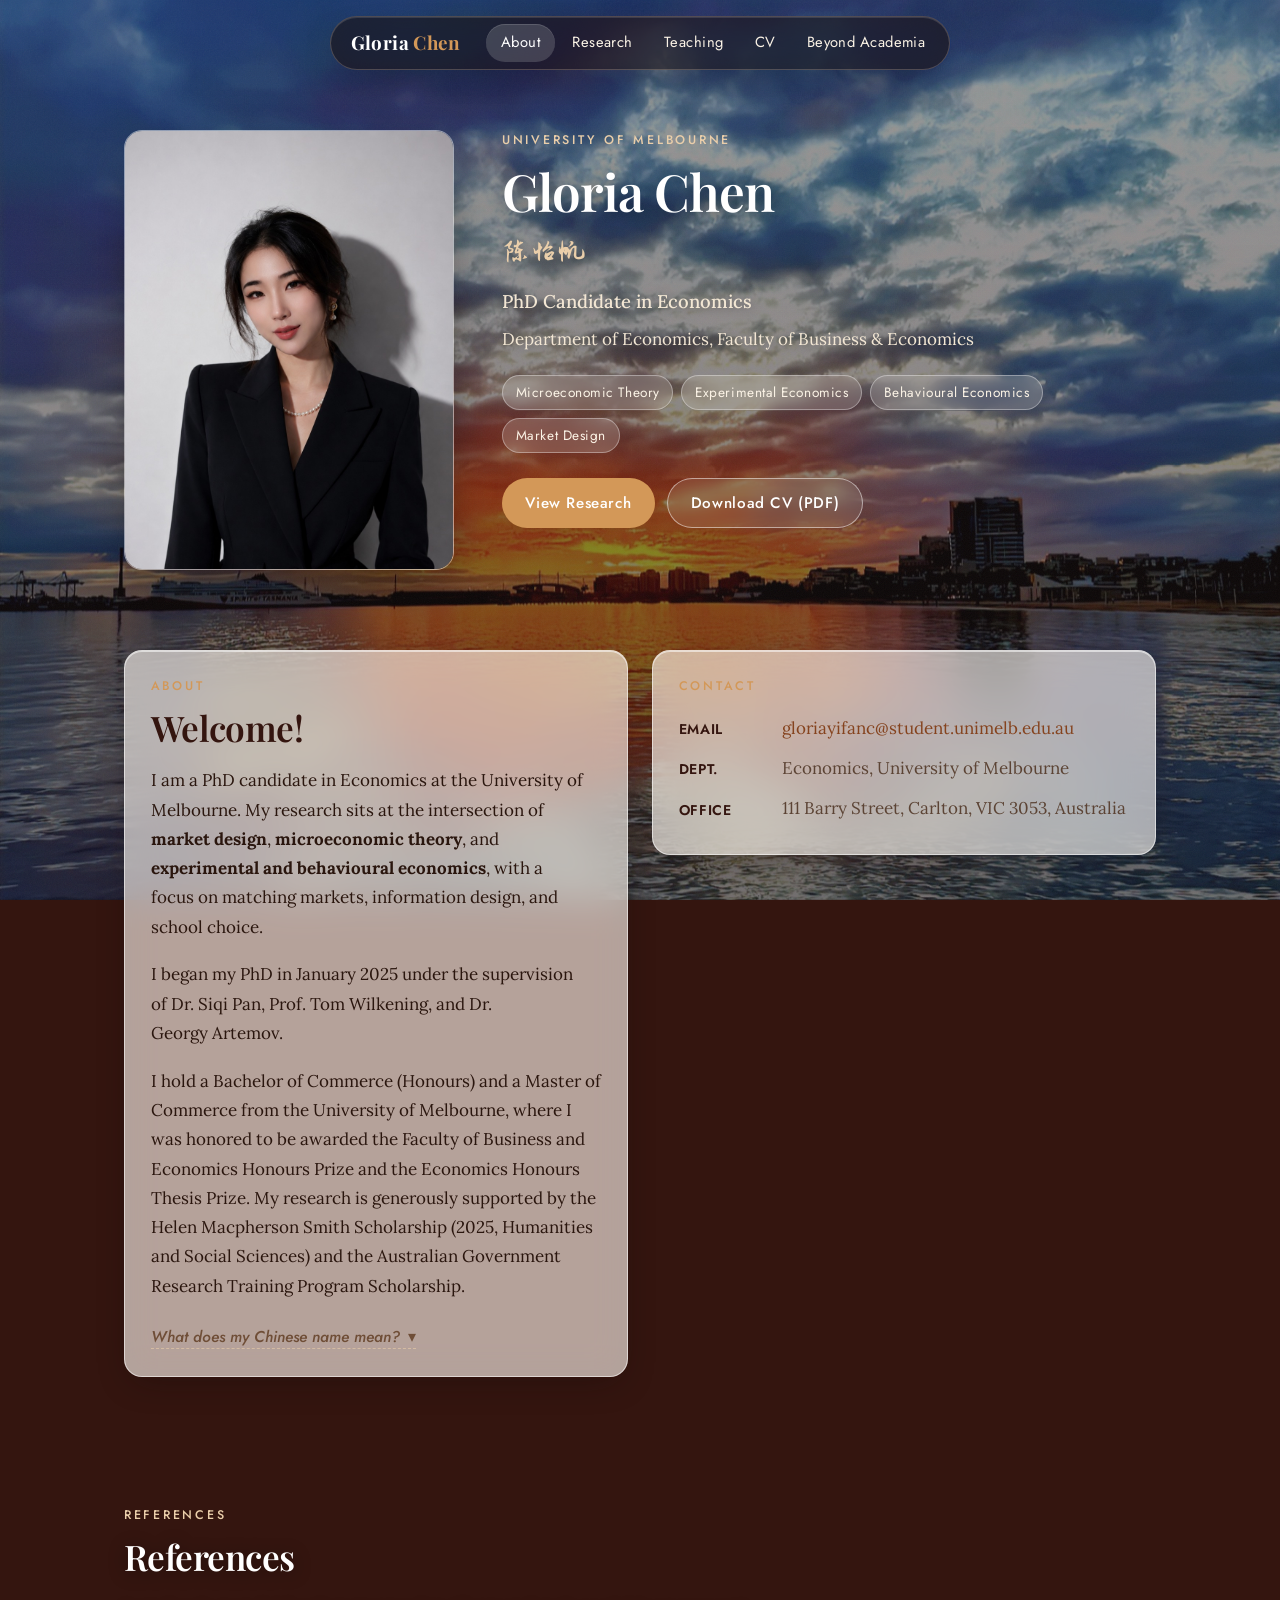
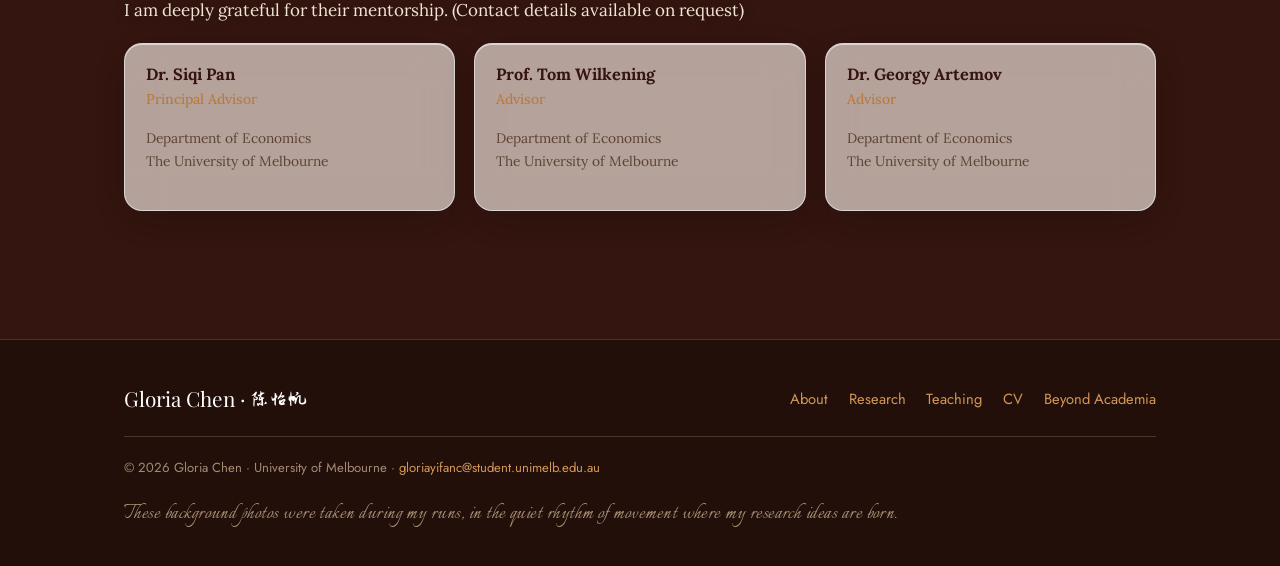
<file: index.html>
<!DOCTYPE html>
<html lang="en">
<head>
  <meta charset="UTF-8" />
  <meta name="viewport" content="width=device-width, initial-scale=1.0" />
  <title>Gloria Chen — Economics Ph.D Candidate</title>
  <meta name="description" content="Gloria Chen (陈怡帆) — PhD candidate in Economics at the University of Melbourne. Microeconomic theory, experimental and behavioural economics." />
  <link rel="canonical" href="https://gloyifanc.github.io/gloriachen/" />
  <meta property="og:type" content="website" />
  <meta property="og:title" content="Gloria Chen — Economics PhD Candidate" />
  <meta property="og:description" content="PhD candidate in Economics at the University of Melbourne. Market design, microeconomic theory, experimental and behavioural economics." />
  <meta property="og:url" content="https://gloyifanc.github.io/gloriachen/" />
  <meta property="og:image" content="https://gloyifanc.github.io/gloriachen/assets/profile.jpg" />
  <meta name="twitter:card" content="summary_large_image" />
  <link rel="icon" type="image/svg+xml" href="assets/icon.svg" />
  <link rel="icon" href="favicon.ico" sizes="any" />
  <link rel="icon" type="image/png" sizes="96x96" href="assets/favicon-96.png" />
  <link rel="icon" type="image/png" sizes="48x48" href="assets/favicon-48.png" />
  <link rel="apple-touch-icon" sizes="180x180" href="assets/apple-touch-icon.png" />
  <link rel="preconnect" href="https://fonts.googleapis.com" />
  <link rel="preconnect" href="https://fonts.gstatic.com" crossorigin />
  <link href="https://fonts.googleapis.com/css2?family=Playfair+Display:ital,wght@0,500;0,600;0,700;1,500;1,600&family=Lora:ital,wght@0,400;0,500;0,600;1,400;1,500&family=Jost:wght@300;400;500;600&family=Zhi+Mang+Xing&family=Italianno&display=swap" rel="stylesheet" />
  <link rel="stylesheet" href="styles.css" />
</head>
<body class="page-home">
  <a class="skip-link" href="#main">Skip to content</a>
  <!-- NAV -->
  <nav class="nav">
    <div class="nav__inner">
      <a class="nav__brand" href="index.html">Gloria <span>Chen</span></a>
      <button class="nav__toggle" aria-label="Toggle navigation"><span></span><span></span><span></span></button>
      <ul class="nav__links">
        <li><a class="active" href="index.html">About</a></li>
        <li><a href="research.html">Research</a></li>
        <li><a href="teaching.html">Teaching</a></li>
        <li><a href="cv.html">CV</a></li>
        <li><a href="fun.html">Beyond Academia</a></li>
      </ul>
    </div>
  </nav>

  <!-- HERO / ABOUT -->
  <header class="hero" id="main">
    <div class="container">
      <div class="hero__grid">
        <img class="hero__photo" src="assets/profile.jpg" alt="Gloria Chen" />
        <div class="reveal in">
          <p class="eyebrow">University of Melbourne</p>
          <h1 class="hero__name">Gloria Chen</h1>
          <p class="hero__zhname zh">陈怡帆</p>
          <p class="hero__role">PhD Candidate in Economics</p>
          <p class="hero__affil">Department of Economics, Faculty of Business &amp; Economics</p>
          <div class="tag-row">
            <span class="tag">Microeconomic Theory</span>
            <span class="tag">Experimental Economics</span>
            <span class="tag">Behavioural Economics</span>
            <span class="tag">Market Design</span>
          </div>
          <div class="btn-row">
            <a class="btn" href="research.html">View Research</a>
            <a class="btn btn--ghost" href="assets/Gloria_Chen_CV.pdf" target="_blank" rel="noopener">Download CV (PDF)</a>
          </div>
        </div>
      </div>
    </div>
  </header>

  <!-- BIO -->
  <section class="section">
    <div class="container">
      <div class="grid-2">
        <div class="reveal">
          <div class="card">
            <p class="eyebrow">About</p>
            <h2 style="color:var(--coffee); text-shadow:none;">Welcome!</h2>
            <p>
              I am a PhD candidate in Economics at the University of Melbourne. My research sits at the
              intersection of <strong>market design</strong>, <strong>microeconomic theory</strong>, and
              <strong>experimental and behavioural economics</strong>, with a focus on matching markets,
              information design, and school choice.
            </p>
            <p>
              I began my PhD in January 2025 under the supervision of
              Dr. Siqi Pan, Prof. Tom Wilkening, and Dr. Georgy Artemov.
            </p>
            <p>
              I hold a Bachelor of Commerce (Honours) and a Master of Commerce from the University of Melbourne, 
              where I was honored to be awarded the Faculty of Business and Economics Honours Prize and the Economics Honours Thesis Prize. 
              My research is generously supported by the Helen Macpherson Smith Scholarship (2025, Humanities and Social Sciences)
              and the Australian Government Research Training Program Scholarship.
            </p>

            <!-- Chinese name meaning -->
            <div class="name-meaning">
              <button class="name-meaning__trigger" type="button" aria-expanded="false" aria-controls="nameMeaning">
                What does my Chinese name mean? <span class="chev">▾</span>
              </button>
            </div>
          </div>
        </div>

        <div class="reveal">
          <div class="card">
            <p class="eyebrow">Contact</p>
            <ul class="contact-list">
              <li><span class="label">Email</span> <a href="mailto:gloriayifanc@student.unimelb.edu.au">gloriayifanc@student.unimelb.edu.au</a></li>
              <li><span class="label">Dept.</span> Economics, University of Melbourne</li>
              <li><span class="label">Office</span> 111 Barry Street, Carlton, VIC 3053, Australia</li>
            </ul>
          </div>

          <!-- Chinese name meaning panel (expands here, in the right column) -->
          <div class="name-meaning__panel glass" id="nameMeaning">
            <div class="name-meaning__inner">
              <p class="zh-body zh">人们常以为我的名字取自‘一帆风顺’，希冀平坦。但它该被解读为‘长风破浪会有时，直挂云帆济沧海’。“帆”，向着惊涛骇浪，在拥抱广阔的沧海</p>
              <p class="en-body">
                Most people hear my name, <em>Yifan</em>, and picture 一帆 — the single sail in the
                blessing 一帆风顺, a wish for fair winds and a smooth, effortless passage. But my sail should be
                read differently. It belongs to Li Bai's verse: <em>“There will come a time to ride the
                long winds and break the towering waves; I shall raise my cloud-white sail and cross the
                vast, open sea.”</em> It is not a prayer for calm, but an anthem for the journey.
              </p>
              <p class="zh-line zh">长风破浪会有时，直挂云帆济沧海</p>
              <p class="attrib zh">— 李白《行路难》</p>
            </div>
          </div>
        </div>
      </div>
    </div>
  </section>

  <!-- REFERENCES -->
  <section class="section">
    <div class="container">
      <p class="eyebrow">References</p>
      <h2>References</h2>
      <p class="lead">I am deeply grateful for their mentorship. (Contact details available on request)</p>
      <div class="ref-grid reveal">
        <div class="ref-card">
          <h4>Dr. Siqi Pan</h4>
          <p class="ref-role">Principal Advisor</p>
          <p class="ref-affil">Department of Economics<br />The University of Melbourne</p>
        </div>
        <div class="ref-card">
          <h4>Prof. Tom Wilkening</h4>
          <p class="ref-role">Advisor</p>
          <p class="ref-affil">Department of Economics<br />The University of Melbourne</p>
        </div>
        <div class="ref-card">
          <h4>Dr. Georgy Artemov</h4>
          <p class="ref-role">Advisor</p>
          <p class="ref-affil">Department of Economics<br />The University of Melbourne</p>
        </div>
      </div>
    </div>
  </section>

  <!-- FOOTER -->
  <footer class="footer">
    <div class="container">
      <div class="footer__inner">
        <span class="footer__name">Gloria Chen · 陈怡帆</span>
        <ul class="footer__links">
          <li><a href="index.html">About</a></li>
          <li><a href="research.html">Research</a></li>
          <li><a href="teaching.html">Teaching</a></li>
          <li><a href="cv.html">CV</a></li>
          <li><a href="fun.html">Beyond Academia</a></li>
        </ul>
      </div>
      <p class="footer__copy">© <span id="year">2026</span> Gloria Chen · University of Melbourne · <a href="mailto:gloriayifanc@student.unimelb.edu.au">gloriayifanc@student.unimelb.edu.au</a></p>
      <p class="footer__note">These background photos were taken during my runs, in the quiet rhythm of movement where my research ideas are born.</p>
    </div>
  </footer>

  <script src="script.js"></script>
</body>
</html>
</file>
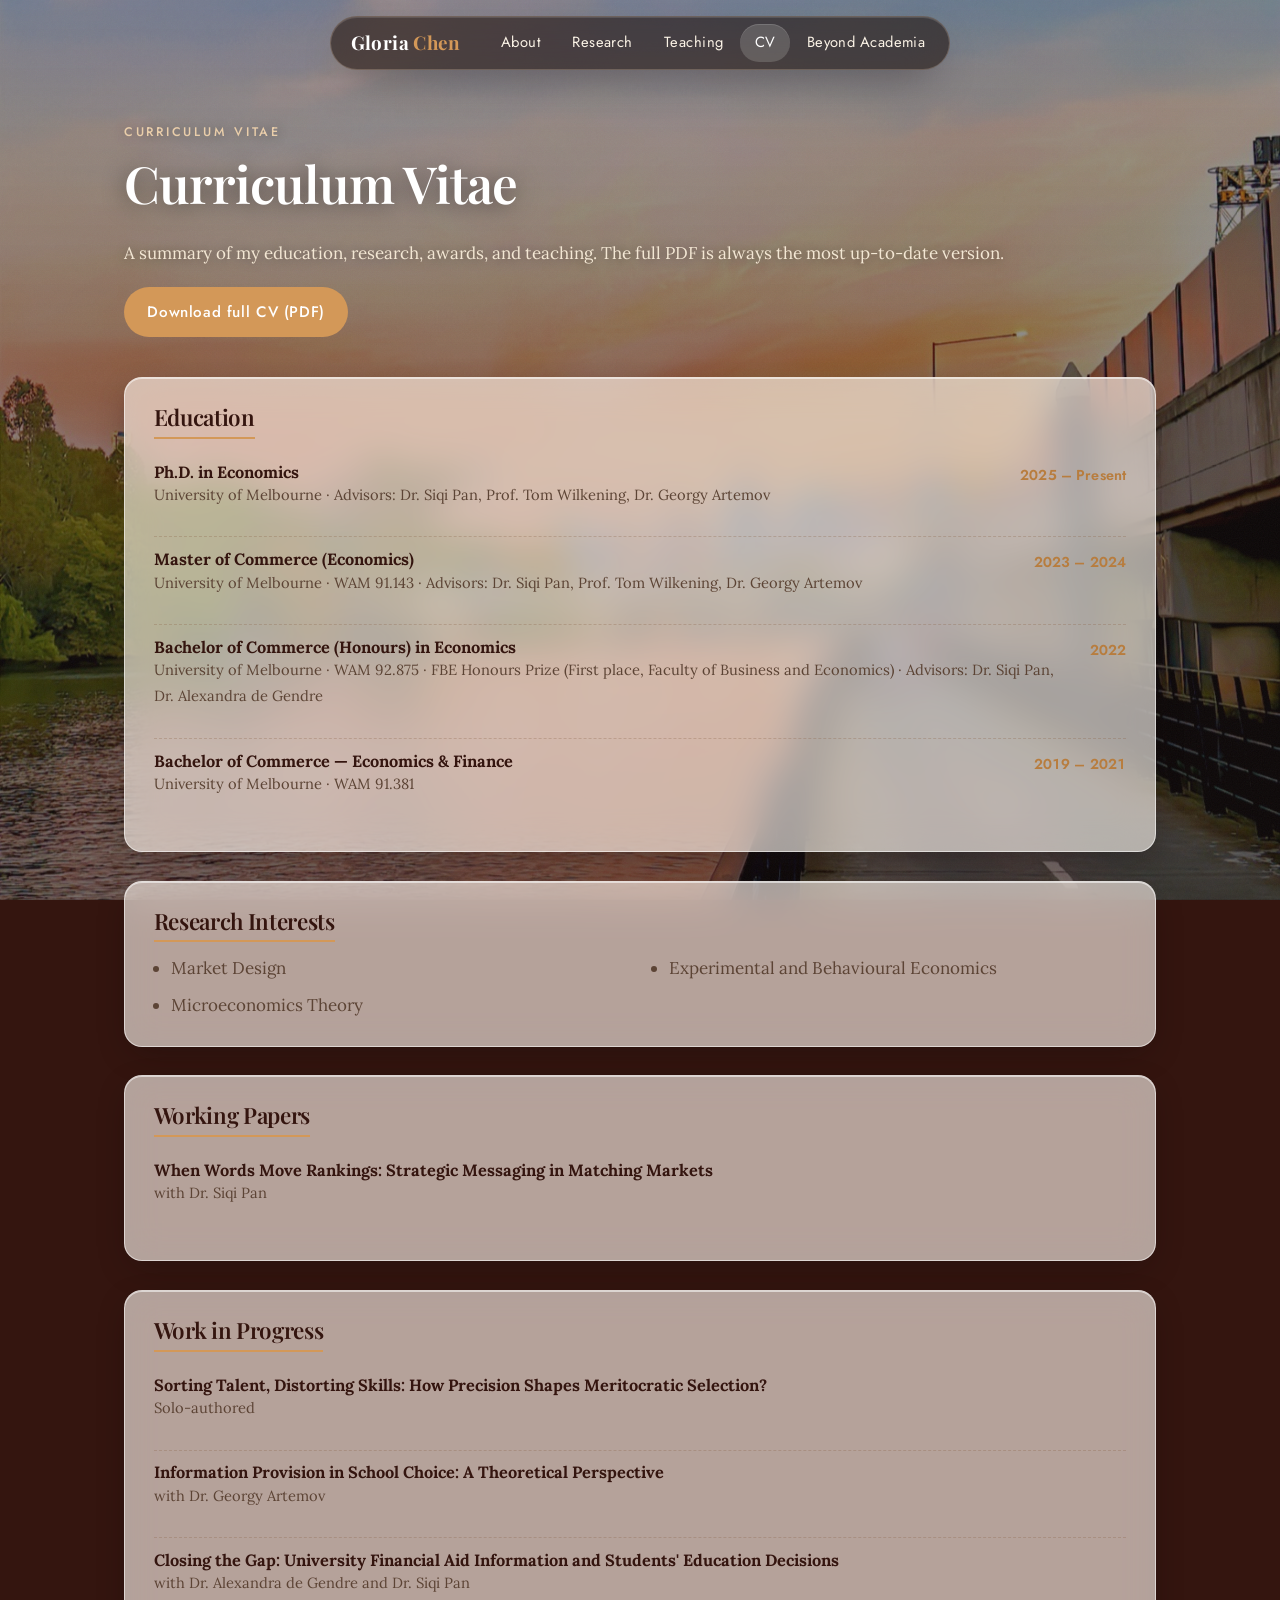
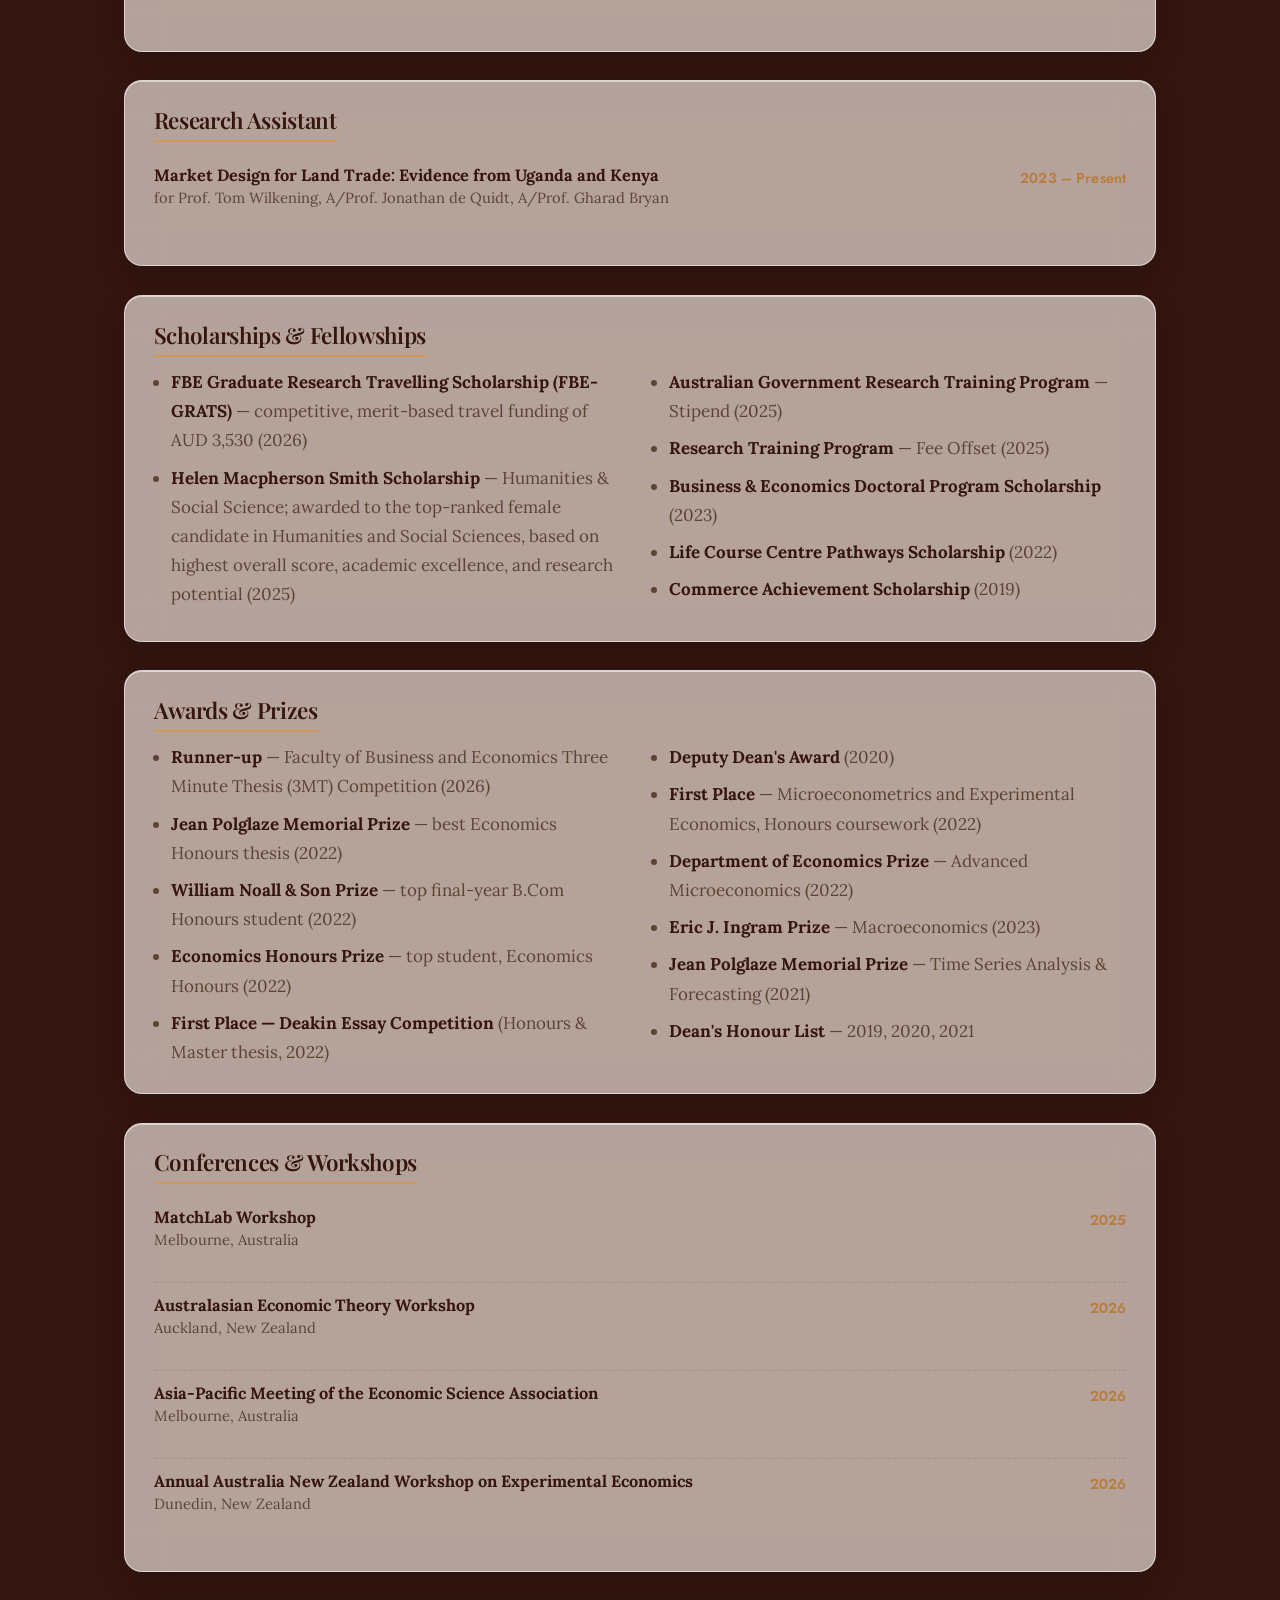
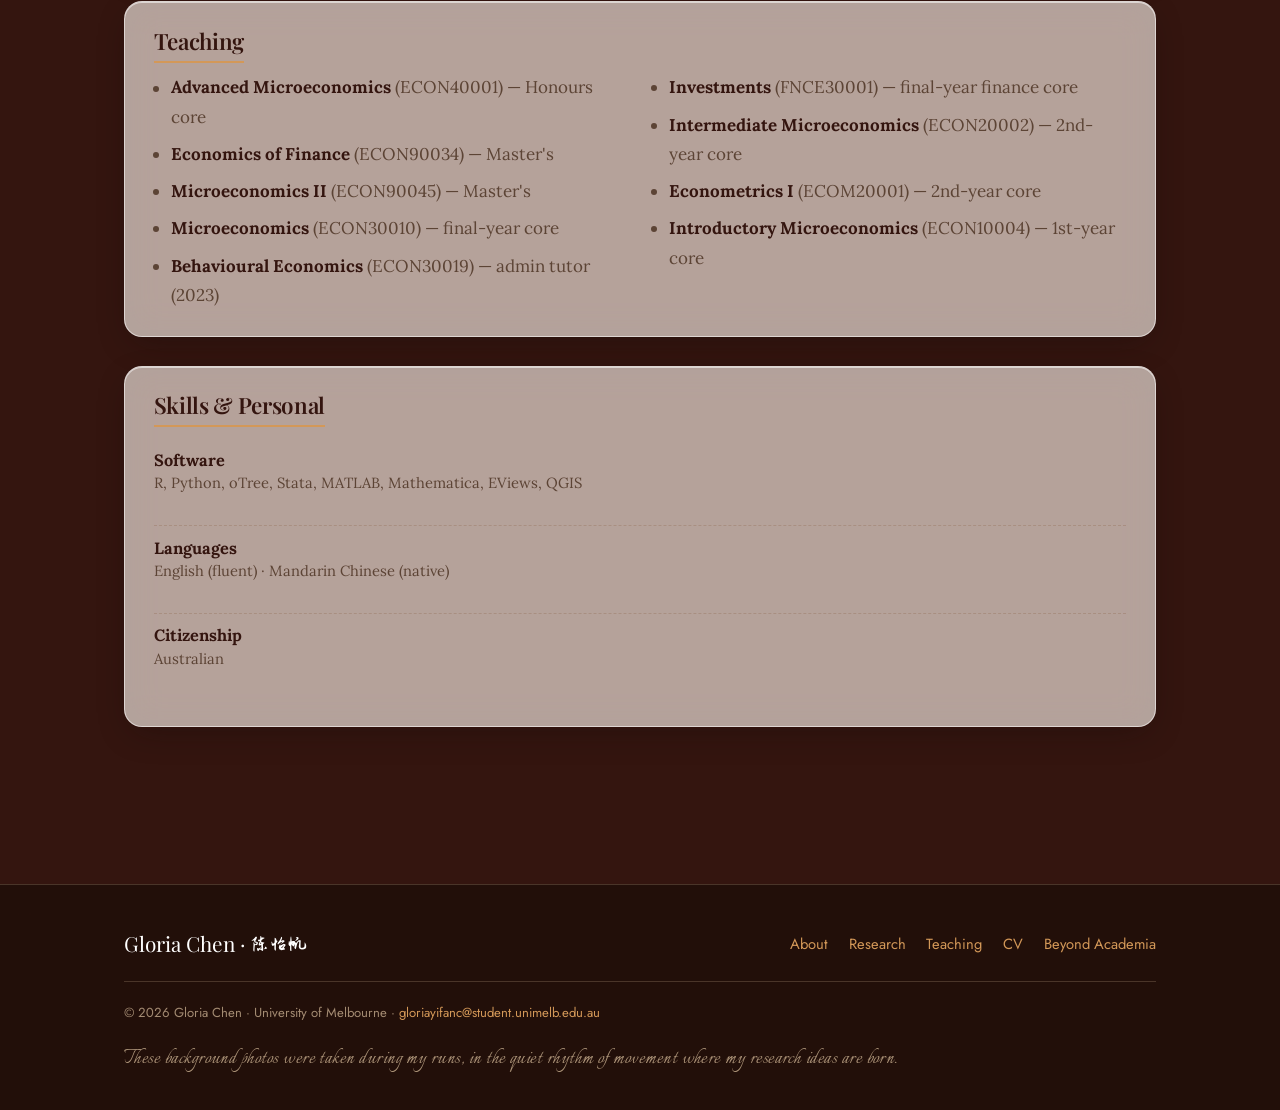
<file: cv.html>
<!DOCTYPE html>
<html lang="en">
<head>
  <meta charset="UTF-8" />
  <meta name="viewport" content="width=device-width, initial-scale=1.0" />
  <title>CV — Gloria Chen</title>
  <meta name="description" content="Curriculum vitae of Gloria Chen — PhD candidate in Economics, University of Melbourne." />
  <link rel="canonical" href="https://gloyifanc.github.io/gloriachen/cv.html" />
  <meta property="og:type" content="website" />
  <meta property="og:title" content="CV — Gloria Chen" />
  <meta property="og:description" content="Education, research, scholarships, prizes, and teaching of Gloria Chen, Economics PhD candidate." />
  <meta property="og:url" content="https://gloyifanc.github.io/gloriachen/cv.html" />
  <meta property="og:image" content="https://gloyifanc.github.io/gloriachen/assets/profile.jpg" />
  <meta name="twitter:card" content="summary_large_image" />
  <link rel="icon" type="image/svg+xml" href="assets/icon.svg" />
  <link rel="icon" href="favicon.ico" sizes="any" />
  <link rel="icon" type="image/png" sizes="96x96" href="assets/favicon-96.png" />
  <link rel="icon" type="image/png" sizes="48x48" href="assets/favicon-48.png" />
  <link rel="apple-touch-icon" sizes="180x180" href="assets/apple-touch-icon.png" />
  <link rel="preconnect" href="https://fonts.googleapis.com" />
  <link rel="preconnect" href="https://fonts.gstatic.com" crossorigin />
  <link href="https://fonts.googleapis.com/css2?family=Playfair+Display:ital,wght@0,500;0,600;0,700;1,500;1,600&family=Lora:ital,wght@0,400;0,500;0,600;1,400;1,500&family=Jost:wght@300;400;500;600&family=Zhi+Mang+Xing&family=Italianno&display=swap" rel="stylesheet" />
  <link rel="stylesheet" href="styles.css" />
</head>
<body class="page-cv">
  <a class="skip-link" href="#main">Skip to content</a>
  <nav class="nav">
    <div class="nav__inner">
      <a class="nav__brand" href="index.html">Gloria <span>Chen</span></a>
      <button class="nav__toggle" aria-label="Toggle navigation"><span></span><span></span><span></span></button>
      <ul class="nav__links">
        <li><a href="index.html">About</a></li>
        <li><a href="research.html">Research</a></li>
        <li><a href="teaching.html">Teaching</a></li>
        <li><a class="active" href="cv.html">CV</a></li>
        <li><a href="fun.html">Beyond Academia</a></li>
      </ul>
    </div>
  </nav>

  <header class="page-head" id="main">
    <div class="container">
      <p class="eyebrow">Curriculum Vitae</p>
      <h1>Curriculum Vitae</h1>
      <p>A summary of my education, research, awards, and teaching. The full PDF is always the most up-to-date version.</p>
      <div class="btn-row">
        <a class="btn" href="assets/Gloria_Chen_CV.pdf" target="_blank" rel="noopener">Download full CV (PDF)</a>
      </div>
    </div>
  </header>

  <section class="section" style="padding-top:1.5rem;">
    <div class="container">

      <!-- EDUCATION -->
      <div class="cv-section reveal">
        <h2>Education</h2>
        <div class="cv-entry">
          <div>
            <h4>Ph.D. in Economics</h4>
            <p class="sub">University of Melbourne · Advisors: Dr. Siqi Pan, Prof. Tom Wilkening, Dr. Georgy Artemov</p>
          </div>
          <span class="year">2025 – Present</span>
        </div>
        <div class="cv-entry">
          <div>
            <h4>Master of Commerce (Economics)</h4>
            <p class="sub">University of Melbourne · WAM 91.143 · Advisors: Dr. Siqi Pan, Prof. Tom Wilkening, Dr. Georgy Artemov</p>
          </div>
          <span class="year">2023 – 2024</span>
        </div>
        <div class="cv-entry">
          <div>
            <h4>Bachelor of Commerce (Honours) in Economics</h4>
            <p class="sub">University of Melbourne · WAM 92.875 · FBE Honours Prize (First place, Faculty of Business and Economics) · Advisors: Dr. Siqi Pan, Dr. Alexandra de Gendre</p>
          </div>
          <span class="year">2022</span>
        </div>
        <div class="cv-entry">
          <div>
            <h4>Bachelor of Commerce — Economics &amp; Finance</h4>
            <p class="sub">University of Melbourne · WAM 91.381</p>
          </div>
          <span class="year">2019 – 2021</span>
        </div>
      </div>

      <!-- RESEARCH INTERESTS -->
      <div class="cv-section reveal">
        <h2>Research Interests</h2>
        <ul class="cv-list">
          <li>Market Design</li>
          <li>Microeconomics Theory</li>
          <li>Experimental and Behavioural Economics</li>
        </ul>
      </div>

      <!-- WORKING PAPERS -->
      <div class="cv-section reveal">
        <h2>Working Papers</h2>
        <div class="cv-entry">
          <div>
            <h4>When Words Move Rankings: Strategic Messaging in Matching Markets</h4>
            <p class="sub">with Dr. Siqi Pan</p>
          </div>
        </div>
      </div>

      <!-- RESEARCH -->
      <div class="cv-section reveal">
        <h2>Work in Progress</h2>
        <div class="cv-entry">
          <div>
            <h4>Sorting Talent, Distorting Skills: How Precision Shapes Meritocratic Selection?</h4>
            <p class="sub">Solo-authored</p>
          </div>
        </div>
        <div class="cv-entry">
          <div>
            <h4>Information Provision in School Choice: A Theoretical Perspective</h4>
            <p class="sub">with Dr. Georgy Artemov</p>
          </div>
        </div>
        <div class="cv-entry">
          <div>
            <h4>Closing the Gap: University Financial Aid Information and Students' Education Decisions</h4>
            <p class="sub">with Dr. Alexandra de Gendre and Dr. Siqi Pan</p>
          </div>
        </div>
      </div>

      <!-- RESEARCH ASSISTANT -->
      <div class="cv-section reveal">
        <h2>Research Assistant</h2>
        <div class="cv-entry">
          <div>
            <h4>Market Design for Land Trade: Evidence from Uganda and Kenya</h4>
            <p class="sub">for Prof. Tom Wilkening, A/Prof. Jonathan de Quidt, A/Prof. Gharad Bryan</p>
          </div>
          <span class="year">2023 – Present</span>
        </div>
      </div>

      <!-- SCHOLARSHIPS -->
      <div class="cv-section reveal">
        <h2>Scholarships &amp; Fellowships</h2>
        <ul class="cv-list">
          <li><strong>FBE Graduate Research Travelling Scholarship (FBE-GRATS)</strong> — competitive, merit-based travel funding of AUD 3,530 (2026)</li>
          <li><strong>Helen Macpherson Smith Scholarship</strong> — Humanities &amp; Social Science; awarded to the top-ranked female candidate in Humanities and Social Sciences, based on highest overall score, academic excellence, and research potential (2025)</li>
          <li><strong>Australian Government Research Training Program</strong> — Stipend (2025)</li>
          <li><strong>Research Training Program</strong> — Fee Offset (2025)</li>
          <li><strong>Business &amp; Economics Doctoral Program Scholarship</strong> (2023)</li>
          <li><strong>Life Course Centre Pathways Scholarship</strong> (2022)</li>
          <li><strong>Commerce Achievement Scholarship</strong> (2019)</li>
        </ul>
      </div>

      <!-- AWARDS -->
      <div class="cv-section reveal">
        <h2>Awards &amp; Prizes</h2>
        <ul class="cv-list">
          <li><strong>Runner-up</strong> — Faculty of Business and Economics Three Minute Thesis (3MT) Competition (2026)</li>
          <li><strong>Jean Polglaze Memorial Prize</strong> — best Economics Honours thesis (2022)</li>
          <li><strong>William Noall &amp; Son Prize</strong> — top final-year B.Com Honours student (2022)</li>
          <li><strong>Economics Honours Prize</strong> — top student, Economics Honours (2022)</li>
          <li><strong>First Place — Deakin Essay Competition</strong> (Honours &amp; Master thesis, 2022)</li>
          <li><strong>Deputy Dean's Award</strong> (2020)</li>
          <li><strong>First Place</strong> — Microeconometrics and Experimental Economics, Honours coursework (2022)</li>
          <li><strong>Department of Economics Prize</strong> — Advanced Microeconomics (2022)</li>
          <li><strong>Eric J. Ingram Prize</strong> — Macroeconomics (2023)</li>
          <li><strong>Jean Polglaze Memorial Prize</strong> — Time Series Analysis &amp; Forecasting (2021)</li>
          <li><strong>Dean's Honour List</strong> — 2019, 2020, 2021</li>
        </ul>
      </div>

      <!-- CONFERENCES -->
      <div class="cv-section reveal">
        <h2>Conferences &amp; Workshops</h2>
        <div class="cv-entry">
          <div><h4>MatchLab Workshop</h4><p class="sub">Melbourne, Australia</p></div>
          <span class="year">2025</span>
        </div>
        <div class="cv-entry">
          <div><h4>Australasian Economic Theory Workshop</h4><p class="sub">Auckland, New Zealand</p></div>
          <span class="year">2026</span>
        </div>
        <div class="cv-entry">
          <div><h4>Asia-Pacific Meeting of the Economic Science Association</h4><p class="sub">Melbourne, Australia</p></div>
          <span class="year">2026</span>
        </div>
        <div class="cv-entry">
          <div><h4>Annual Australia New Zealand Workshop on Experimental Economics</h4><p class="sub">Dunedin, New Zealand</p></div>
          <span class="year">2026</span>
        </div>
      </div>

      <!-- TEACHING -->
      <div class="cv-section reveal">
        <h2>Teaching</h2>
        <ul class="cv-list">
          <li><strong>Advanced Microeconomics</strong> (ECON40001) — Honours core</li>
          <li><strong>Economics of Finance</strong> (ECON90034) — Master's</li>
          <li><strong>Microeconomics II</strong> (ECON90045) — Master's</li>
          <li><strong>Microeconomics</strong> (ECON30010) — final-year core</li>
          <li><strong>Behavioural Economics</strong> (ECON30019) — admin tutor (2023)</li>
          <li><strong>Investments</strong> (FNCE30001) — final-year finance core</li>
          <li><strong>Intermediate Microeconomics</strong> (ECON20002) — 2nd-year core</li>
          <li><strong>Econometrics I</strong> (ECOM20001) — 2nd-year core</li>
          <li><strong>Introductory Microeconomics</strong> (ECON10004) — 1st-year core</li>
        </ul>
      </div>

      <!-- SKILLS -->
      <div class="cv-section reveal">
        <h2>Skills &amp; Personal</h2>
        <div class="cv-entry">
          <div>
            <h4>Software</h4>
            <p class="sub">R, Python, oTree, Stata, MATLAB, Mathematica, EViews, QGIS</p>
          </div>
          <span class="year"></span>
        </div>
        <div class="cv-entry">
          <div>
            <h4>Languages</h4>
            <p class="sub">English (fluent) · Mandarin Chinese (native)</p>
          </div>
          <span class="year"></span>
        </div>
        <div class="cv-entry">
          <div>
            <h4>Citizenship</h4>
            <p class="sub">Australian</p>
          </div>
          <span class="year"></span>
        </div>
      </div>

    </div>
  </section>

  <footer class="footer">
    <div class="container">
      <div class="footer__inner">
        <span class="footer__name">Gloria Chen · 陈怡帆</span>
        <ul class="footer__links">
          <li><a href="index.html">About</a></li>
          <li><a href="research.html">Research</a></li>
          <li><a href="teaching.html">Teaching</a></li>
          <li><a href="cv.html">CV</a></li>
          <li><a href="fun.html">Beyond Academia</a></li>
        </ul>
      </div>
      <p class="footer__copy">© <span id="year">2026</span> Gloria Chen · University of Melbourne · <a href="mailto:gloriayifanc@student.unimelb.edu.au">gloriayifanc@student.unimelb.edu.au</a></p>
      <p class="footer__note">These background photos were taken during my runs, in the quiet rhythm of movement where my research ideas are born.</p>
    </div>
  </footer>

  <script src="script.js"></script>
</body>
</html>
</file>
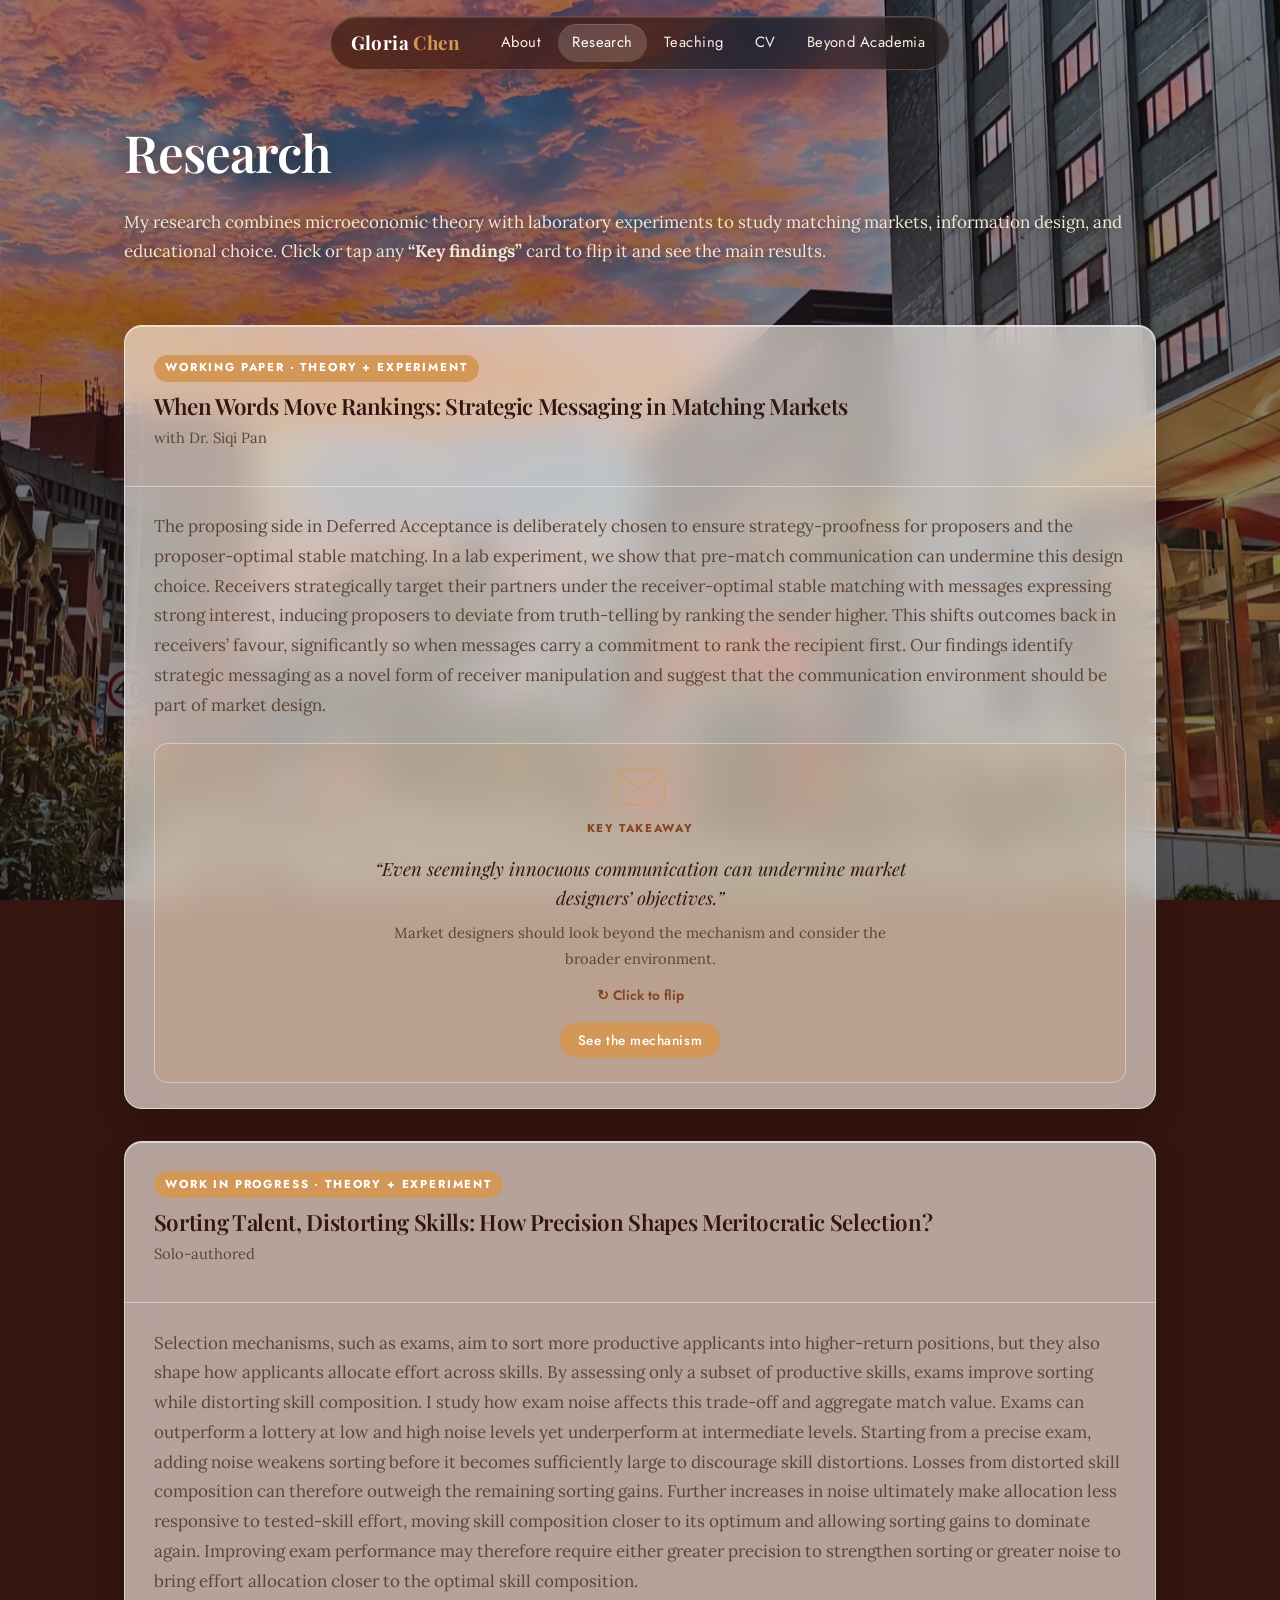
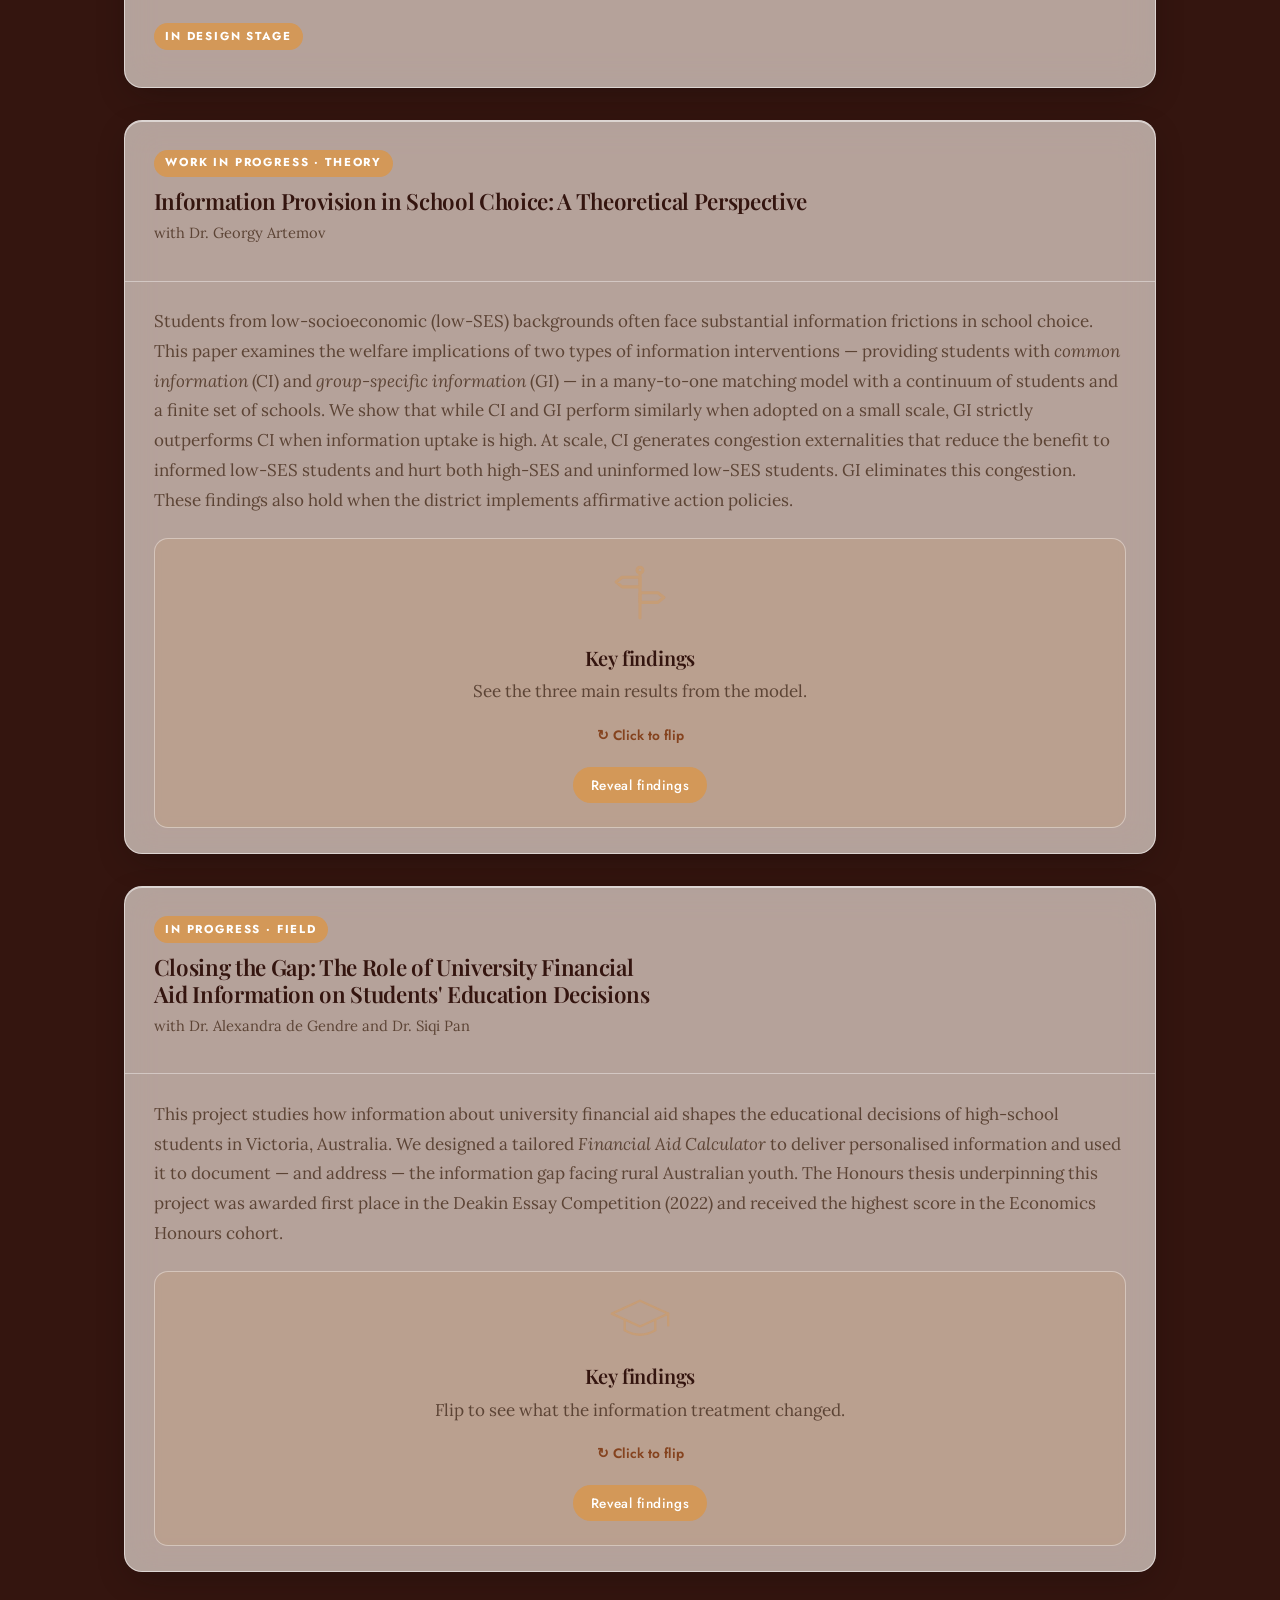
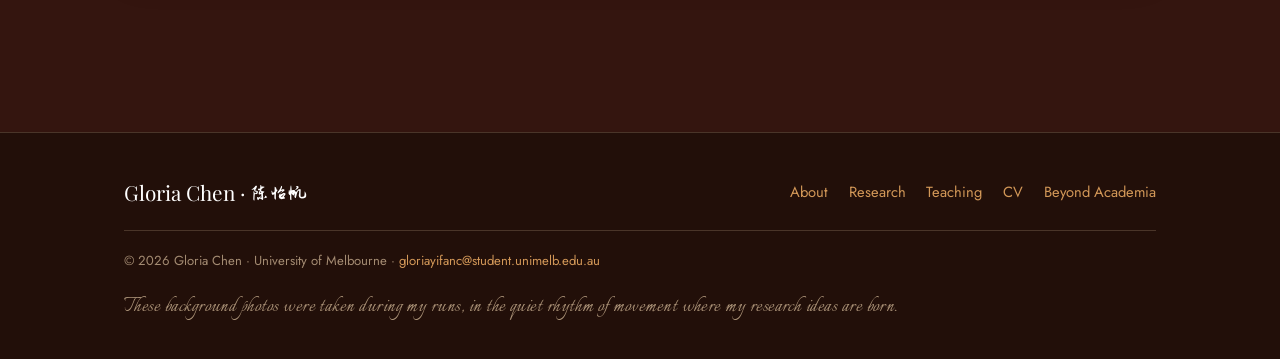
<file: research.html>
<!DOCTYPE html>
<html lang="en">
<head>
  <meta charset="UTF-8" />
  <meta name="viewport" content="width=device-width, initial-scale=1.0" />
  <title>Research — Gloria Chen</title>
  <meta name="description" content="Research by Gloria Chen: information provision in school choice, strategic messaging in matching markets, and university financial aid information." />
  <link rel="canonical" href="https://gloyifanc.github.io/gloriachen/research.html" />
  <meta property="og:type" content="website" />
  <meta property="og:title" content="Research — Gloria Chen" />
  <meta property="og:description" content="Strategic messaging in matching markets, selection design in school choice, and information provision — theory and lab experiments." />
  <meta property="og:url" content="https://gloyifanc.github.io/gloriachen/research.html" />
  <meta property="og:image" content="https://gloyifanc.github.io/gloriachen/assets/profile.jpg" />
  <meta name="twitter:card" content="summary_large_image" />
  <link rel="icon" type="image/svg+xml" href="assets/icon.svg" />
  <link rel="icon" href="favicon.ico" sizes="any" />
  <link rel="icon" type="image/png" sizes="96x96" href="assets/favicon-96.png" />
  <link rel="icon" type="image/png" sizes="48x48" href="assets/favicon-48.png" />
  <link rel="apple-touch-icon" sizes="180x180" href="assets/apple-touch-icon.png" />
  <link rel="preconnect" href="https://fonts.googleapis.com" />
  <link rel="preconnect" href="https://fonts.gstatic.com" crossorigin />
  <link href="https://fonts.googleapis.com/css2?family=Playfair+Display:ital,wght@0,500;0,600;0,700;1,500;1,600&family=Lora:ital,wght@0,400;0,500;0,600;1,400;1,500&family=Jost:wght@300;400;500;600&family=Zhi+Mang+Xing&family=Italianno&display=swap" rel="stylesheet" />
  <link rel="stylesheet" href="styles.css" />
</head>
<body class="page-research">
  <a class="skip-link" href="#main">Skip to content</a>
  <nav class="nav">
    <div class="nav__inner">
      <a class="nav__brand" href="index.html">Gloria <span>Chen</span></a>
      <button class="nav__toggle" aria-label="Toggle navigation"><span></span><span></span><span></span></button>
      <ul class="nav__links">
        <li><a href="index.html">About</a></li>
        <li><a class="active" href="research.html">Research</a></li>
        <li><a href="teaching.html">Teaching</a></li>
        <li><a href="cv.html">CV</a></li>
        <li><a href="fun.html">Beyond Academia</a></li>
      </ul>
    </div>
  </nav>

  <header class="page-head" id="main">
    <div class="container">
      <h1>Research</h1>
      <p>
        My research combines microeconomic theory with laboratory experiments to study
        matching markets, information design, and educational choice. Click or tap any
        <strong>“Key findings”</strong> card to flip it and see the main results.
      </p>
    </div>
  </header>

  <section class="section" style="padding-top:1.5rem;">
    <div class="container">

      <!-- PAPER 1 — Working Paper -->
      <article class="paper reveal">
        <div class="paper__head">
          <span class="paper__status">Working Paper · Theory + Experiment</span>
          <h2 class="paper__title">When Words Move Rankings: Strategic Messaging in Matching Markets</h2>
          <p class="paper__meta">with Dr. Siqi Pan</p>
        </div>
        <div class="paper__body">
          <p class="paper__abstract">
            The proposing side in Deferred Acceptance is deliberately chosen to ensure strategy-proofness
            for proposers and the proposer-optimal stable matching. In a lab experiment, we show that
            pre-match communication can undermine this design choice. Receivers strategically target their
            partners under the receiver-optimal stable matching with messages expressing strong interest,
            inducing proposers to deviate from truth-telling by ranking the sender higher. This shifts
            outcomes back in receivers&rsquo; favour, significantly so when messages carry a commitment to
            rank the recipient first. Our findings identify strategic messaging as a novel form of receiver
            manipulation and suggest that the communication environment should be part of market design.
          </p>

          <div class="flip flip--mechanism">
            <div class="flip__inner">
              <div class="flip__face flip__face--front flip__face--front-centered">
                <svg class="mmk__motif" width="72" height="53" viewBox="0 0 26 19" fill="none" aria-hidden="true">
                  <rect x="0.75" y="0.75" width="24.5" height="17.5" rx="2.25" stroke="currentColor" stroke-width="1"/>
                  <path d="M1.5 2.5 L13 10.5 L24.5 2.5" stroke="currentColor" stroke-width="1" stroke-linecap="round" stroke-linejoin="round"/>
                </svg>
                <p class="flip__label">Key takeaway</p>
                <p class="flip__quote">&ldquo;Even seemingly innocuous communication can undermine market designers&rsquo; objectives.&rdquo;</p>
                <p class="flip__quote-sub">Market designers should look beyond the mechanism and consider the broader environment.</p>
                <span class="flip__hint">↻ Click to flip</span>
                <button class="flip__btn" type="button">See the mechanism</button>
              </div>
              <div class="flip__face flip__face--back">
                <div class="flip__back-inner">
                <p class="flip__label">The mechanism</p>
                <p class="mmk__setup">Stylised example: A candidate's preference is A&nbsp;≻&nbsp;B&nbsp;≻&nbsp;C, Assume Firm&nbsp;A is candidate-optimal match, and Firm&nbsp;C is firm-optimal.</p>
                <div class="mmk mmk--quad">
                  <div class="mmk__step">
                    <p class="mmk__title">Standard utility</p>
                    <p class="mmk__listlabel">Preference = ROL</p>
                    <div class="mmk__list">
                      <span class="mmk-chip"><span class="rank">1</span>Firm A</span>
                      <span class="mmk-chip"><span class="rank">2</span>Firm B</span>
                      <span class="mmk-chip"><span class="rank">3</span>Firm C</span>
                    </div>
                    <p class="mmk__match"><span class="dot"></span>matched · Firm A</p>
                    <p class="mmk__tag">the candidate-optimal match</p>
                    <div class="mmk__objs">
                      <span class="mmk__obj"><span class="mark">✓</span>strategy-proof</span>
                      <span class="mmk__obj"><span class="mark">✓</span>candidate-optimal</span>
                    </div>
                  </div>
                  <div class="mmk__step mmk__step--flow">
                    <p class="mmk__title">Behavioural strategy</p>
                    <div class="mmk__flow">
                      <span class="who">Firm C</span>
                      <span class="mmk__wire"></span>
                      <svg class="mmk__env" width="26" height="19" viewBox="0 0 26 19" fill="none" aria-hidden="true">
                        <rect x="0.75" y="0.75" width="24.5" height="17.5" rx="2.25" stroke="currentColor" stroke-width="1.5"/>
                        <path d="M1.5 2.5 L13 10.5 L24.5 2.5" stroke="currentColor" stroke-width="1.5" stroke-linecap="round" stroke-linejoin="round"/>
                      </svg>
                      <span class="mmk__wire mmk__wire--arrow"></span>
                      <span class="who">Candidate</span>
                    </div>
                    <p class="mmk__tag"> Message the firm-optimal partner, before ROL submission</p>
                  </div>
                  <div class="mmk__step">
                    <p class="mmk__title">Behavioural response</p>
                    <p class="mmk__listlabel">ROL ≠ Preference</p>
                    <div class="mmk__list mmk__list--after">
                      <span class="mmk-chip mmk-chip--hot"><span class="rank">1</span>Firm C</span>
                      <span class="mmk-chip"><span class="rank">2</span>Firm A</span>
                      <span class="mmk-chip"><span class="rank">3</span>Firm B</span>
                    </div>
                    <p class="mmk__tag">the candidate misreports in the messaging firm&rsquo;s favour</p>
                  </div>
                  <div class="mmk__step">
                    <p class="mmk__title">Market outcome</p>
                    <p class="mmk__match"><span class="dot dot--hot"></span>matched · Firm C</p>
                    <p class="mmk__tag mmk__tag--hot">the firm-optimal match</p>
                    <div class="mmk__objs">
                      <span class="mmk__obj mmk__obj--fail"><span class="mark">✗</span><s>strategy-proof</s></span>
                      <span class="mmk__obj mmk__obj--fail"><span class="mark">✗</span><s>candidate-optimal</s></span>
                    </div>
                  </div>
                </div>
                <p class="mmk__coretext">
                  Desirable incentive properties of matching mechanisms do not insulate participants
                  from <em>strategic influences outside the mechanism</em>: even when truthful reporting is a
                  weakly dominant strategy, pre-match communication can alter submitted rankings
                  and the resulting allocation.
                </p>
                <span class="flip__hint">↻ Click to flip back</span>
                </div>
              </div>
            </div>
          </div>
        </div>
      </article>

      <!-- PAPER 2 — Work in Progress (new) -->
      <article class="paper reveal">
        <div class="paper__head">
          <span class="paper__status">Work in Progress · Theory + Experiment</span>
          <h2 class="paper__title">Sorting Talent, Distorting Skills: How Precision Shapes Meritocratic Selection?</h2>
          <p class="paper__meta">Solo-authored</p>
        </div>
        <div class="paper__body">
          <p class="paper__abstract">
            Selection mechanisms, such as exams, aim to sort more productive applicants into higher-return
            positions, but they also shape how applicants allocate effort across skills. By assessing only a
            subset of productive skills, exams improve sorting while distorting skill composition. I study
            how exam noise affects this trade-off and aggregate match value. Exams can outperform a lottery
            at low and high noise levels yet underperform at intermediate levels. Starting from a precise
            exam, adding noise weakens sorting before it becomes sufficiently large to discourage skill
            distortions. Losses from distorted skill composition can therefore outweigh the remaining
            sorting gains. Further increases in noise ultimately make allocation less responsive to
            tested-skill effort, moving skill composition closer to its optimum and allowing sorting gains
            to dominate again. Improving exam performance may therefore require either greater precision to
            strengthen sorting or greater noise to bring effort allocation closer to the optimal skill
            composition.
          </p>

          <p class="paper__status" style="display:inline-block; margin-top:0.5rem;">In design stage</p>
        </div>
      </article>

      <!-- PAPER 3 — Work in Progress -->
      <article class="paper reveal">
        <div class="paper__head">
          <span class="paper__status">Work in Progress · Theory</span>
          <h2 class="paper__title">Information Provision in School Choice: A Theoretical Perspective</h2>
          <p class="paper__meta">with Dr. Georgy Artemov</p>
        </div>
        <div class="paper__body">
          <p class="paper__abstract">
            Students from low-socioeconomic (low-SES) backgrounds often face substantial information
            frictions in school choice. This paper examines the welfare implications of two types of
            information interventions — providing students with <em>common information</em> (CI) and
            <em>group-specific information</em> (GI) — in a many-to-one matching model with a continuum
            of students and a finite set of schools. We show that while CI and GI perform similarly when
            adopted on a small scale, GI strictly outperforms CI when information uptake is high. At scale,
            CI generates congestion externalities that reduce the benefit to informed low-SES students and
            hurt both high-SES and uninformed low-SES students. GI eliminates this congestion. These findings
            also hold when the district implements affirmative action policies.
          </p>

          <div class="flip">
            <div class="flip__inner">
              <div class="flip__face flip__face--front flip__face--front-centered">
                <svg class="mmk__motif" width="62" height="62" viewBox="0 0 26 26" fill="none" aria-hidden="true">
                  <path d="M13 4 V23" stroke="currentColor" stroke-width="1.3" stroke-linecap="round"/>
                  <path d="M13 6 H5.5 L3 8 L5.5 10 H13 Z" stroke="currentColor" stroke-width="1.3" stroke-linejoin="round"/>
                  <path d="M13 12.5 H20.5 L23 14.5 L20.5 16.5 H13 Z" stroke="currentColor" stroke-width="1.3" stroke-linejoin="round"/>
                  <circle cx="13" cy="3" r="1.2" stroke="currentColor" stroke-width="1.3"/>
                </svg>
                <h3 style="margin:0;">Key findings</h3>
                <p style="margin:0.5rem 0 0; color:var(--text-soft);">See the three main results from the model.</p>
                <span class="flip__hint">↻ Click to flip</span>
                <button class="flip__btn" type="button">Reveal findings</button>
              </div>
              <div class="flip__face flip__face--back">
                <div class="flip__back-inner">
                <p class="flip__label">Main results</p>
                <ul>
                  <li><strong>Small scale:</strong> Common and group-specific information deliver similar welfare gains.</li>
                  <li><strong>High uptake:</strong> Group-specific information strictly dominates — common information creates congestion that erodes its own benefits.</li>
                  <li><strong>Policy:</strong> Policy-makers should promote information interventions which focus on heterogeneity in student preferences.</li>
                </ul>
                <span class="flip__hint">↻ Click to flip back</span>
                </div>
              </div>
            </div>
          </div>
        </div>
      </article>

      <!-- PAPER 4 -->
      <article class="paper reveal">
        <div class="paper__head">
          <span class="paper__status">In Progress · Field</span>
          <h2 class="paper__title">Closing the Gap: The Role of University Financial Aid Information on Students' Education Decisions</h2>
          <p class="paper__meta">with Dr. Alexandra de Gendre and Dr. Siqi Pan</p>
        </div>
        <div class="paper__body">
          <p class="paper__abstract">
            This project studies how information about university financial aid shapes the educational decisions
            of high-school students in Victoria, Australia. We designed a tailored <em>Financial Aid Calculator</em>
            to deliver personalised information and used it to document — and address — the information gap facing
            rural Australian youth. The Honours thesis underpinning this project was awarded first place in the
            Deakin Essay Competition (2022) and received the highest score in the Economics Honours cohort.
          </p>

          <div class="flip">
            <div class="flip__inner">
              <div class="flip__face flip__face--front flip__face--front-centered">
                <svg class="mmk__motif" width="66" height="47" viewBox="0 0 28 20" fill="none" aria-hidden="true">
                  <path d="M14 2 L26 7.5 L14 13 L2 7.5 Z" stroke="currentColor" stroke-width="1" stroke-linejoin="round"/>
                  <path d="M7.5 10.4 V14.6 Q14 18.4 20.5 14.6 V10.4" stroke="currentColor" stroke-width="1" stroke-linecap="round"/>
                  <path d="M26 7.5 V12.5" stroke="currentColor" stroke-width="1" stroke-linecap="round"/>
                </svg>
                <h3 style="margin:0;">Key findings</h3>
                <p style="margin:0.5rem 0 0; color:var(--text-soft);">Flip to see what the information treatment changed.</p>
                <span class="flip__hint">↻ Click to flip</span>
                <button class="flip__btn" type="button">Reveal findings</button>
              </div>
              <div class="flip__face flip__face--back">
                <div class="flip__back-inner">
                <p class="flip__label">Main results</p>
                <ul>
                  <li><strong>Information gap:</strong> Rural Australian youth substantially lack college-aid information.</li>
                  <li><strong>Belief updating:</strong> A tailored information treatment shifted beliefs about aid accessibility and university affordability.</li>
                  <li><strong>Going forward:</strong> Information provision can be a powerful tool to address educational disparities.</li>
                </ul>
                <span class="flip__hint">↻ Click to flip back</span>
                </div>
              </div>
            </div>
          </div>
        </div>
      </article>

    </div>
  </section>

  <footer class="footer">
    <div class="container">
      <div class="footer__inner">
        <span class="footer__name">Gloria Chen · 陈怡帆</span>
        <ul class="footer__links">
          <li><a href="index.html">About</a></li>
          <li><a href="research.html">Research</a></li>
          <li><a href="teaching.html">Teaching</a></li>
          <li><a href="cv.html">CV</a></li>
          <li><a href="fun.html">Beyond Academia</a></li>
        </ul>
      </div>
      <p class="footer__copy">© <span id="year">2026</span> Gloria Chen · University of Melbourne · <a href="mailto:gloriayifanc@student.unimelb.edu.au">gloriayifanc@student.unimelb.edu.au</a></p>
      <p class="footer__note">These background photos were taken during my runs, in the quiet rhythm of movement where my research ideas are born.</p>
    </div>
  </footer>

  <script src="script.js"></script>
</body>
</html>
</file>
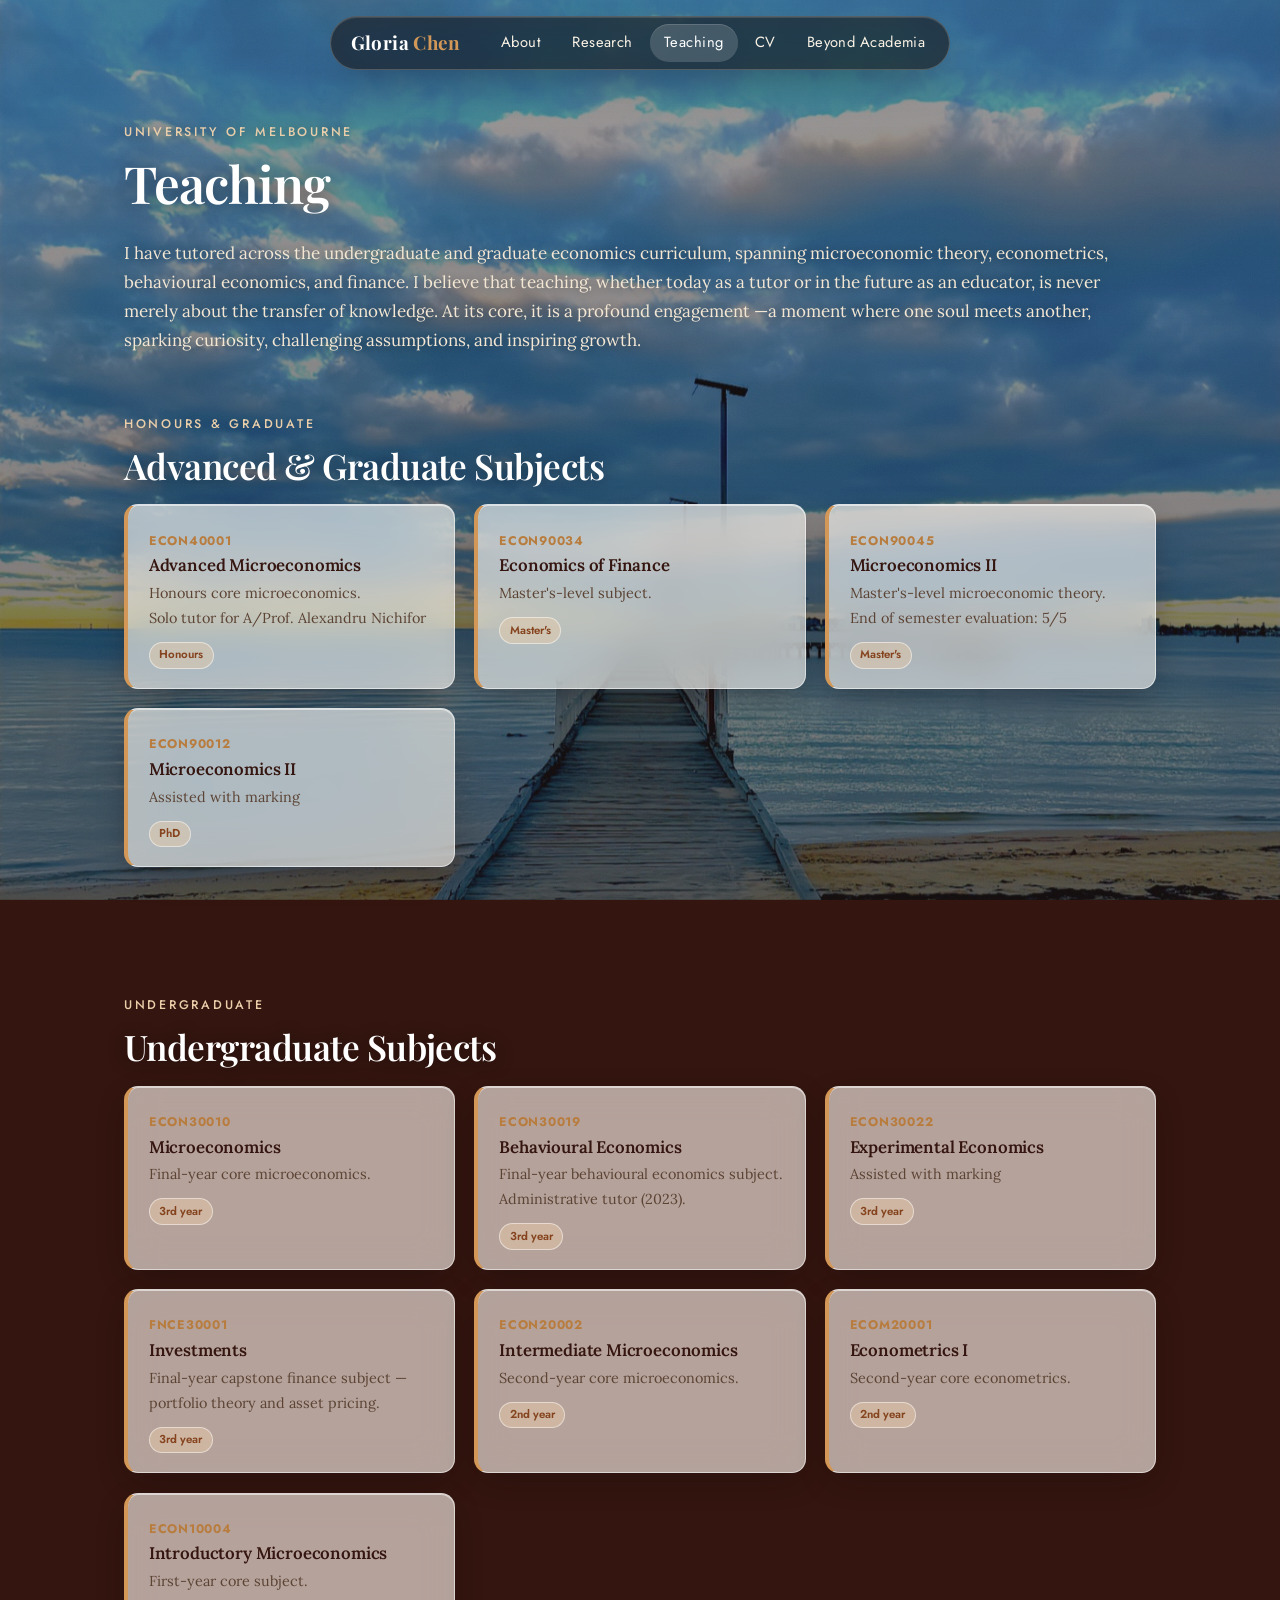
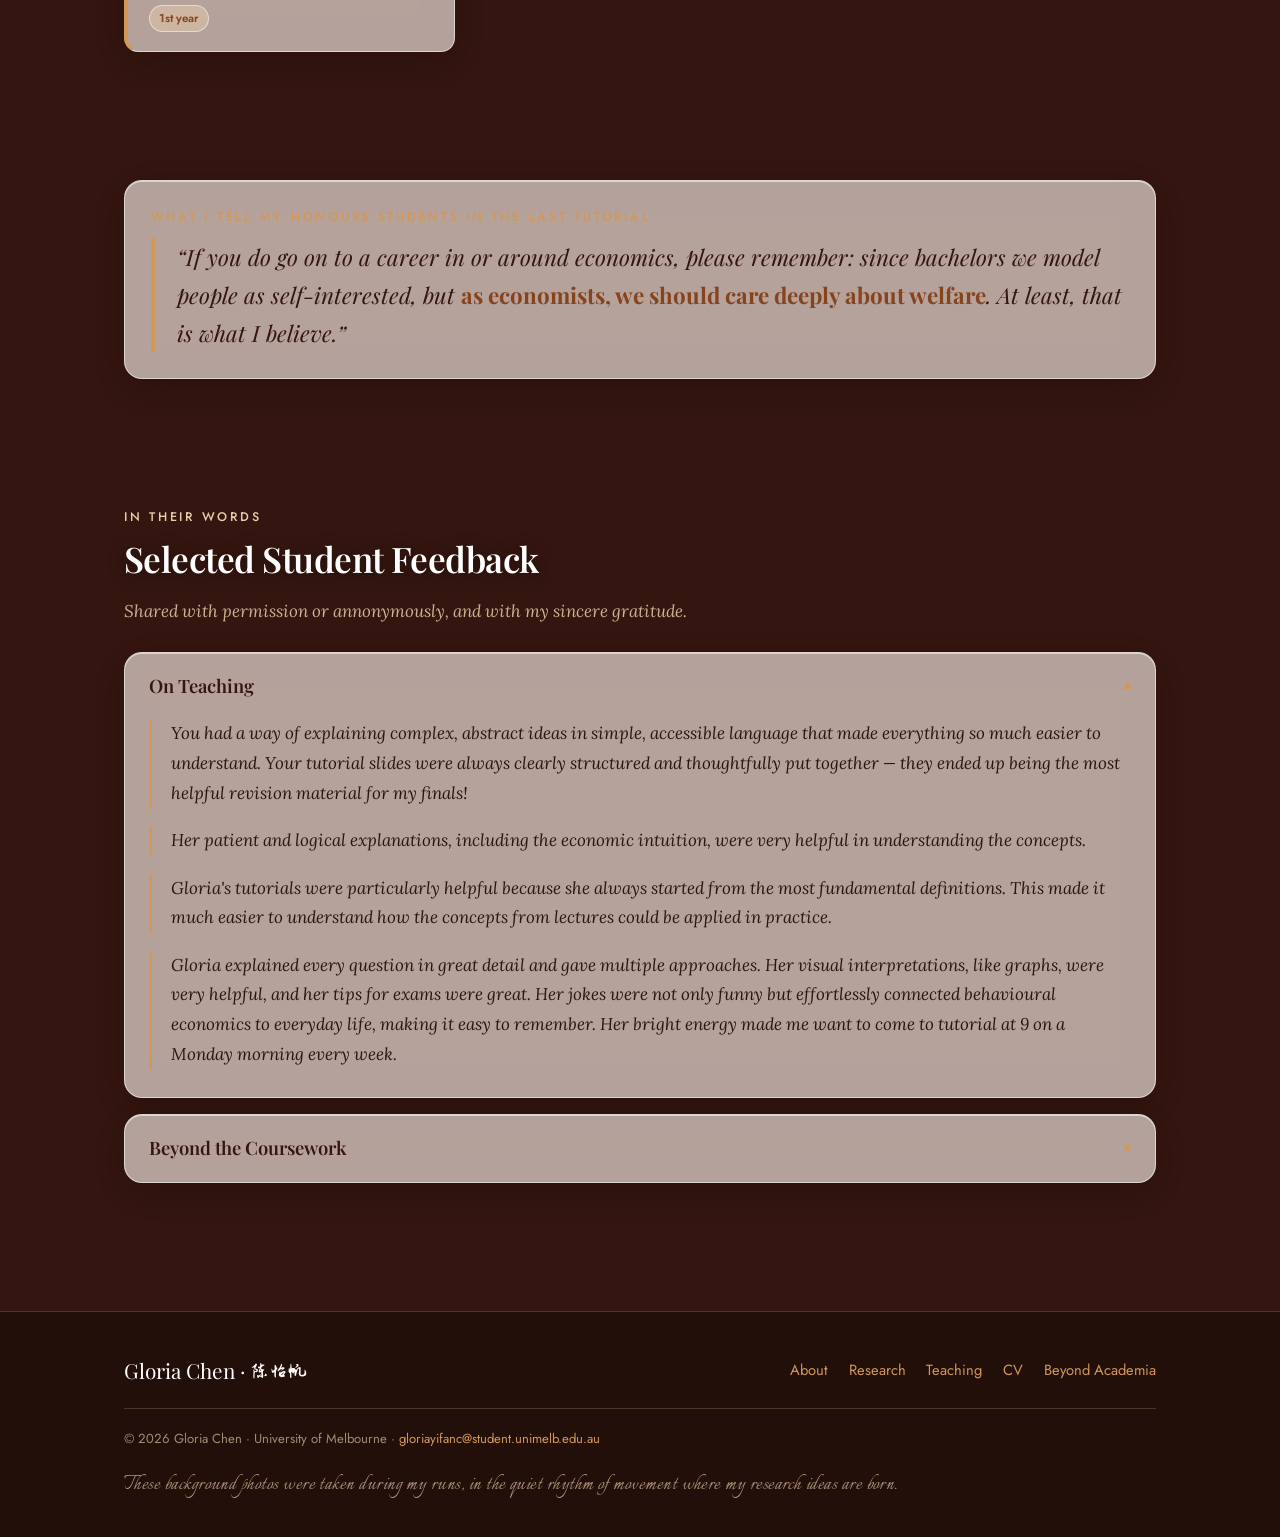
<file: teaching.html>
<!DOCTYPE html>
<html lang="en">
<head>
  <meta charset="UTF-8" />
  <meta name="viewport" content="width=device-width, initial-scale=1.0" />
  <title>Teaching — Gloria Chen</title>
  <meta name="description" content="Teaching by Gloria Chen at the University of Melbourne: microeconomics, econometrics, behavioural economics, and finance." />
  <link rel="canonical" href="https://gloyifanc.github.io/gloriachen/teaching.html" />
  <meta property="og:type" content="website" />
  <meta property="og:title" content="Teaching — Gloria Chen" />
  <meta property="og:description" content="Tutoring across the economics curriculum at the University of Melbourne, first year to Master's." />
  <meta property="og:url" content="https://gloyifanc.github.io/gloriachen/teaching.html" />
  <meta property="og:image" content="https://gloyifanc.github.io/gloriachen/assets/profile.jpg" />
  <meta name="twitter:card" content="summary_large_image" />
  <link rel="icon" type="image/svg+xml" href="assets/icon.svg" />
  <link rel="icon" href="favicon.ico" sizes="any" />
  <link rel="icon" type="image/png" sizes="96x96" href="assets/favicon-96.png" />
  <link rel="icon" type="image/png" sizes="48x48" href="assets/favicon-48.png" />
  <link rel="apple-touch-icon" sizes="180x180" href="assets/apple-touch-icon.png" />
  <link rel="preconnect" href="https://fonts.googleapis.com" />
  <link rel="preconnect" href="https://fonts.gstatic.com" crossorigin />
  <link href="https://fonts.googleapis.com/css2?family=Playfair+Display:ital,wght@0,500;0,600;0,700;1,500;1,600&family=Lora:ital,wght@0,400;0,500;0,600;1,400;1,500&family=Jost:wght@300;400;500;600&family=Zhi+Mang+Xing&family=Italianno&display=swap" rel="stylesheet" />
  <link rel="stylesheet" href="styles.css" />
</head>
<body class="page-teaching">
  <a class="skip-link" href="#main">Skip to content</a>
  <nav class="nav">
    <div class="nav__inner">
      <a class="nav__brand" href="index.html">Gloria <span>Chen</span></a>
      <button class="nav__toggle" aria-label="Toggle navigation"><span></span><span></span><span></span></button>
      <ul class="nav__links">
        <li><a href="index.html">About</a></li>
        <li><a href="research.html">Research</a></li>
        <li><a class="active" href="teaching.html">Teaching</a></li>
        <li><a href="cv.html">CV</a></li>
        <li><a href="fun.html">Beyond Academia</a></li>
      </ul>
    </div>
  </nav>

  <header class="page-head" id="main">
    <div class="container">
      <p class="eyebrow">University of Melbourne</p>
      <h1>Teaching</h1>
      <p>
        I have tutored across the undergraduate and graduate economics curriculum, spanning
        microeconomic theory, econometrics, behavioural economics, and finance. 
        I believe that teaching, whether today as a tutor or in the future as an educator, 
        is never merely about the transfer of knowledge. At its core, it is a profound engagement
        —a moment where one soul meets another, sparking curiosity, challenging assumptions, and inspiring growth.
      </p>
    </div>
  </header>

  <!-- Honours / Graduate -->
  <section class="section" style="padding-top:1.5rem;">
    <div class="container">
      <p class="eyebrow">Honours &amp; Graduate</p>
      <h2>Advanced &amp; Graduate Subjects</h2>
      <div class="teach-grid reveal">
        <div class="teach-card">
          <span class="code">ECON40001</span>
          <h3>Advanced Microeconomics</h3>
          <p>Honours core microeconomics.</p>
          <p>Solo tutor for A/Prof. Alexandru Nichifor</p>
          <span class="level-pill">Honours</span>
        </div>
        <div class="teach-card">
          <span class="code">ECON90034</span>
          <h3>Economics of Finance</h3>
          <p>Master's-level subject.</p>
          <span class="level-pill">Master's</span>
        </div>
        <div class="teach-card">
          <span class="code">ECON90045</span>
          <h3>Microeconomics II</h3>
          <p>Master's-level microeconomic theory.</p>
          <p>End of semester evaluation: 5/5</p>
          <span class="level-pill">Master's</span>
        </div>
        <div class="teach-card">
          <span class="code">ECON90012</span>
          <h3>Microeconomics II</h3>
          <p>Assisted with marking</p>
          <span class="level-pill">PhD</span>
        </div>
      </div>
    </div>
  </section>

  <!-- Undergraduate -->
  <section class="section section--tint">
    <div class="container">
      <p class="eyebrow">Undergraduate</p>
      <h2>Undergraduate Subjects</h2>
      <div class="teach-grid reveal">
        <div class="teach-card">
          <span class="code">ECON30010</span>
          <h3>Microeconomics</h3>
          <p>Final-year core microeconomics.</p>
          <span class="level-pill">3rd year</span>
        </div>
        <div class="teach-card">
          <span class="code">ECON30019</span>
          <h3>Behavioural Economics</h3>
          <p>Final-year behavioural economics subject.</p>
          <p>Administrative tutor (2023).</p>
          <span class="level-pill">3rd year</span>
        </div>
        <div class="teach-card">
          <span class="code">ECON30022</span>
          <h3>Experimental Economics</h3>
          <p>Assisted with marking</p>
          <span class="level-pill">3rd year</span>
        </div>
        <div class="teach-card">
          <span class="code">FNCE30001</span>
          <h3>Investments</h3>
          <p>Final-year capstone finance subject — portfolio theory and asset pricing.</p>
          <span class="level-pill">3rd year</span>
        </div>
        <div class="teach-card">
          <span class="code">ECON20002</span>
          <h3>Intermediate Microeconomics</h3>
          <p>Second-year core microeconomics.</p>
          <span class="level-pill">2nd year</span>
        </div>
        <div class="teach-card">
          <span class="code">ECOM20001</span>
          <h3>Econometrics I</h3>
          <p>Second-year core econometrics.</p>
          <span class="level-pill">2nd year</span>
        </div>
        <div class="teach-card">
          <span class="code">ECON10004</span>
          <h3>Introductory Microeconomics</h3>
          <p>First-year core subject.</p>
          <span class="level-pill">1st year</span>
        </div>
      </div>
    </div>
  </section>

  <!-- Teaching philosophy quote -->
  <section class="section">
    <div class="container">
      <div class="card reveal">
        <p class="eyebrow">What I tell my Honours students in the Last Tutorial</p>
        <blockquote class="teach-quote">
          “If you do go on to a career in or around economics, please remember: since bachelors we model people
          as self-interested, but <strong>as economists, we should care deeply about welfare</strong>.
          At least, that is what I believe.”
        </blockquote>
      </div>
    </div>
  </section>

  <!-- Selected student feedback -->
  <section class="section section--tint">
    <div class="container">
      <p class="eyebrow">In Their Words</p>
      <h2>Selected Student Feedback</h2>
      <p class="feedback-note">Shared with permission or annonymously, and with my sincere gratitude.</p>

      <div class="feedback-acc reveal">
        <details class="feedback-group" open>
          <summary>
            <span>On Teaching</span>
            <span class="feedback-group__chev">▾</span>
          </summary>
          <div class="feedback-group__body">
            <blockquote class="feedback-quote">
              You had a way of explaining complex, abstract ideas in simple, accessible language that made
              everything so much easier to understand. Your tutorial slides were always clearly structured and
              thoughtfully put together — they ended up being the most helpful revision material for my finals!
            </blockquote>
            <blockquote class="feedback-quote">
              Her patient and logical explanations, including the economic intuition, were very helpful in
              understanding the concepts.
            </blockquote>
            <blockquote class="feedback-quote">
              Gloria's tutorials were particularly helpful because she always started from the most fundamental
              definitions. This made it much easier to understand how the concepts from lectures could be applied
              in practice.
            </blockquote>
            <blockquote class="feedback-quote">
              Gloria explained every question in great detail and gave multiple approaches. Her visual
              interpretations, like graphs, were very helpful, and her tips for exams were great. Her jokes were
              not only funny but effortlessly connected behavioural economics to everyday life, making it easy to
              remember. Her bright energy made me want to come to tutorial at 9 on a Monday morning every week.
            </blockquote>
          </div>
        </details>

        <details class="feedback-group">
          <summary>
            <span>Beyond the Coursework</span>
            <span class="feedback-group__chev">▾</span>
          </summary>
          <div class="feedback-group__body">
            <blockquote class="feedback-quote">
              Both as women in a male-dominated field, your words made me feel seen and supported in a way that
              only another woman could offer — a moment of genuine solidarity that reminded me how meaningful it
              is when women lift each other up. It gave me more confidence and passion for studying economics.
              And your final message in our last tutorial — <em>“as economists, we ourselves should care deeply
              about welfare”</em> — reminded me that behind the models and the math, this field is ultimately
              about people, and that's what makes it meaningful and beautiful.
            </blockquote>
          </div>
        </details>
      </div>
    </div>
  </section>

  <footer class="footer">
    <div class="container">
      <div class="footer__inner">
        <span class="footer__name">Gloria Chen · 陈怡帆</span>
        <ul class="footer__links">
          <li><a href="index.html">About</a></li>
          <li><a href="research.html">Research</a></li>
          <li><a href="teaching.html">Teaching</a></li>
          <li><a href="cv.html">CV</a></li>
          <li><a href="fun.html">Beyond Academia</a></li>
        </ul>
      </div>
      <p class="footer__copy">© <span id="year">2026</span> Gloria Chen · University of Melbourne · <a href="mailto:gloriayifanc@student.unimelb.edu.au">gloriayifanc@student.unimelb.edu.au</a></p>
      <p class="footer__note">These background photos were taken during my runs, in the quiet rhythm of movement where my research ideas are born.</p>
    </div>
  </footer>

  <script src="script.js"></script>
</body>
</html>
</file>
<file: styles.css>
/* =========================================================
   Gloria Chen — Personal Academic Website
   Style: Glassmorphism over warm photographic backgrounds
   Palette: Warm Browns
   Champagne #EACEAA · Whiskey #D39858 · Honey #85431E
   Coffee #34150F · Balsamico #150C0C
   ========================================================= */

/* Chinese calligraphy — Slender Gold (瘦金体) */

:root {
  --champagne: #eaceaa;
  --champagne-soft: #f6ecdb;
  --whiskey: #d39858;
  --whiskey-dark: #b87d3e;
  --honey: #85431e;
  --coffee: #34150f;
  --balsamico: #150c0c;

  --text: #2a160e;
  --text-soft: #5c4435;
  --cream: #fbf3e6;

  /* Glass tokens: translucent cards over the photographs */
  --glass-bg: rgba(255, 250, 244, 0.62);
  --glass-bg-strong: rgba(255, 250, 244, 0.78);
  --glass-border: rgba(255, 255, 255, 0.55);
  --glass-blur: blur(18px) saturate(140%);
  --glass-shadow: 0 10px 34px -10px rgba(20, 12, 12, 0.45), inset 0 1px 0 rgba(255, 255, 255, 0.55);

  --dark-glass: rgba(34, 18, 12, 0.46);
  --dark-glass-border: rgba(255, 224, 190, 0.22);

  --font-display: "Playfair Display", Georgia, "Times New Roman", var(--font-zh);
  --font-body: "Lora", Georgia, "Times New Roman", var(--font-zh);
  --font-ui: "Jost", -apple-system, BlinkMacSystemFont, "Segoe UI", sans-serif;
  --font-zh: "Zhi Mang Xing", "Long Cang", "Xingkai TC", "STXingkai", "STSong", "Songti SC", "SimSun", serif;

  --maxw: 1080px;
  --radius: 18px;
  --ease-out: cubic-bezier(0.32, 0.72, 0, 1);
  --ease-spring: cubic-bezier(0.34, 1.25, 0.4, 1);
  --transition: 0.3s var(--ease-out);
}

* { box-sizing: border-box; }
html { scroll-behavior: smooth; }

/* Accessible keyboard focus — visible ring on all interactive elements */
:focus-visible {
  outline: 2px solid var(--whiskey);
  outline-offset: 3px;
  border-radius: 4px;
}
:focus:not(:focus-visible) { outline: none; }

/* Respect users who prefer reduced motion */
@media (prefers-reduced-motion: reduce) {
  *, *::before, *::after {
    animation-duration: 0.001ms !important;
    animation-iteration-count: 1 !important;
    transition-duration: 0.001ms !important;
    scroll-behavior: auto !important;
  }
}

body {
  margin: 0;
  font-family: var(--font-body);
  color: var(--text);
  background: var(--coffee);
  line-height: 1.65;
  -webkit-font-smoothing: antialiased;
  font-size: 17px;
  min-height: 100vh;
}

/* Fixed photographic background + warm veil (per-page) */
body::before {
  content: "";
  position: fixed;
  inset: 0;
  z-index: -2;
  background-size: cover;
  background-position: center;
  background-repeat: no-repeat;
}
/* Full-bleed photo with a warm veil — the photographs own every page */
body::after {
  content: "";
  position: fixed;
  inset: 0;
  z-index: -1;
  pointer-events: none;
  background:
    url("data:image/svg+xml,%3Csvg xmlns='http://www.w3.org/2000/svg' width='180' height='180'%3E%3Cfilter id='n'%3E%3CfeTurbulence type='fractalNoise' baseFrequency='0.85' numOctaves='2' stitchTiles='stitch'/%3E%3C/filter%3E%3Crect width='100%25' height='100%25' filter='url(%23n)' opacity='0.05'/%3E%3C/svg%3E") repeat,
    linear-gradient(180deg, rgba(20, 12, 12, 0.42), rgba(20, 12, 12, 0.6));
  background-size: 180px 180px, cover;
}
body.page-home::before     { background-image: url("assets/bg_Home.jpg"); }
body.page-research::before { background-image: url("assets/bg_research.jpg"); }
body.page-cv::before       { background-image: url("assets/bg_cv.jpg"); }
body.page-fun::before      { background-image: url("assets/bg_beyond.jpg"); }
body.page-teaching::before { background-image: url("assets/bg_teach.jpg"); }

h1, h2, h3, h4 {
  font-family: var(--font-display);
  color: var(--coffee);
  line-height: 1.18;
  font-weight: 600;
  margin: 0 0 0.5em;
  text-wrap: balance;
}
h1 { font-size: clamp(2.1rem, 5vw, 3.2rem); letter-spacing: -0.02em; }
h2 { font-size: clamp(1.6rem, 3.5vw, 2.2rem); letter-spacing: -0.015em; }
h3 { font-size: 1.25rem; letter-spacing: -0.01em; }
p { margin: 0 0 1.1em; text-wrap: pretty; }

a { color: var(--honey); text-decoration: none; transition: color var(--transition); }
a:hover { color: var(--whiskey-dark); }
img { max-width: 100%; display: block; }

.zh { font-family: var(--font-zh); letter-spacing: 0.04em; }

.container { width: 100%; max-width: var(--maxw); margin: 0 auto; padding: 0 1.5rem; }
.section { padding: 4rem 0; }

.eyebrow {
  text-transform: uppercase;
  letter-spacing: 0.18em;
  font-size: 0.78rem;
  font-weight: 600;
  color: var(--whiskey);
  margin-bottom: 0.6rem;
}

/* ---------- Glass primitive ---------- */
.glass {
  background: var(--glass-bg);
  -webkit-backdrop-filter: var(--glass-blur);
  backdrop-filter: var(--glass-blur);
  border: 1px solid var(--glass-border);
  border-radius: var(--radius);
  box-shadow: var(--glass-shadow);
}

/* ---------- Navbar: floating glass island ---------- */
.nav {
  position: fixed;
  top: 1rem;
  left: 0;
  right: 0;
  margin-inline: auto;
  width: max-content;
  max-width: calc(100% - 2rem);
  z-index: 60;
  background: rgba(30, 17, 10, 0.58);
  -webkit-backdrop-filter: blur(20px) saturate(150%);
  backdrop-filter: blur(20px) saturate(150%);
  border: 1px solid rgba(255, 224, 190, 0.22);
  border-radius: 999px;
  box-shadow:
    0 18px 40px -18px rgba(10, 5, 2, 0.55),
    inset 0 1px 0 rgba(255, 255, 255, 0.12);
  transition: transform 0.55s var(--ease-out), opacity 0.55s var(--ease-out);
}
/* Reading mode: the island retires upward while scrolling down,
   returns the moment the reader scrolls up */
.nav.nav--hidden { transform: translateY(-160%); opacity: 0; pointer-events: none; }
.nav__inner {
  display: flex;
  align-items: center;
  gap: 1.6rem;
  padding: 0.45rem 0.6rem 0.45rem 1.25rem;
}
.nav__brand {
  font-family: var(--font-display);
  font-size: 1.18rem;
  font-weight: 700;
  color: #fff;
  letter-spacing: 0.02em;
  white-space: nowrap;
}
.nav__brand span { color: var(--whiskey); }
.nav__links { display: flex; gap: 0.15rem; list-style: none; margin: 0; padding: 0; }
.nav__links a {
  display: inline-block;
  font-family: var(--font-ui);
  color: var(--cream);
  font-weight: 400;
  font-size: 0.92rem;
  letter-spacing: 0.03em;
  padding: 0.38rem 0.9rem;
  border-radius: 999px;
  transition: background var(--transition), color var(--transition);
  white-space: nowrap;
}
.nav__links a:hover { background: rgba(255, 250, 244, 0.12); color: #fff; }
.nav__links a.active {
  background: rgba(255, 250, 244, 0.16);
  color: #fff;
  box-shadow: inset 0 1px 0 rgba(255, 255, 255, 0.14);
}
.nav__toggle { display: none; background: none; border: 0; cursor: pointer; padding: 0.55rem 0.7rem; }
.nav__toggle span { display: block; width: 22px; height: 2px; background: var(--cream); margin: 5px 0; border-radius: 2px; transition: var(--transition); }

/* Content clears the floating nav */
body { padding-top: 4.6rem; }

/* ---------- Text over photo ---------- */
.over-photo, .page-head, .hero { color: var(--cream); }
.page-head h1, .hero h1, .hero__name { color: #fff; text-shadow: 0 2px 22px rgba(0,0,0,0.5); }
.page-head .eyebrow, .hero .eyebrow { color: var(--champagne); }
.page-head p, .hero__affil, .hero__role { color: #f3e7d4; text-shadow: 0 1px 12px rgba(0,0,0,0.45); }

/* ---------- Hero / About ---------- */
.hero { padding: 3.5rem 0 1rem; }
.hero__grid { display: grid; grid-template-columns: 330px 1fr; gap: 3rem; align-items: start; }
.hero__photo {
  border-radius: var(--radius);
  overflow: hidden;
  box-shadow: 0 18px 50px -16px rgba(0,0,0,0.6);
  border: 1px solid rgba(255,255,255,0.5);
  aspect-ratio: 3 / 4;
  object-fit: cover;
  object-position: center top;
  width: 100%;
}
.hero__name { margin-bottom: 0.1em; }
.hero__zhname { font-size: 1.9rem; color: var(--champagne); margin: 0 0 0.5rem; text-shadow: 0 2px 14px rgba(0,0,0,0.5); }
.hero__role { font-size: 1.15rem; font-weight: 500; margin-bottom: 0.4rem; }
.hero__affil { margin-bottom: 1.3rem; }

.tag-row { display: flex; flex-wrap: wrap; gap: 0.5rem; margin: 0.4rem 0 1.5rem; }
.tag {
  background: rgba(255, 250, 244, 0.18);
  -webkit-backdrop-filter: blur(8px);
  backdrop-filter: blur(8px);
  color: var(--cream);
  border: 1px solid rgba(255,255,255,0.35);
  padding: 0.32rem 0.8rem;
  border-radius: 999px;
  font-size: 0.85rem;
  font-weight: 500;
}

/* ---------- Buttons ---------- */
.btn {
  display: inline-flex; align-items: center; gap: 0.5rem;
  background: var(--whiskey);
  color: #fff;
  padding: 0.7rem 1.4rem;
  border-radius: 999px;
  font-weight: 600; font-size: 0.95rem;
  border: 1px solid transparent;
  cursor: pointer; transition: var(--transition);
}
.btn:hover { background: var(--honey); color: #fff; transform: translateY(-1px); }
.btn:active { transform: translateY(1px) scale(0.98); }
.btn--ghost {
  background: rgba(255,255,255,0.1);
  -webkit-backdrop-filter: blur(8px);
  backdrop-filter: blur(8px);
  color: #fff;
  border-color: rgba(255,255,255,0.5);
}
.btn--ghost:hover { background: var(--whiskey); border-color: var(--whiskey); }
.btn-row { display: flex; flex-wrap: wrap; gap: 0.8rem; margin-top: 0.5rem; }

/* ---------- Name meaning ---------- */
.name-meaning { margin-top: 1.3rem; }
.name-meaning__trigger {
  display: inline-flex; align-items: center; gap: 0.5rem;
  background: none; border: 0; cursor: pointer;
  color: #6F4E37;
  font-family: var(--font-body);
  font-size: 0.98rem; font-weight: 500;
  font-style: italic;
  padding: 0;
  border-bottom: 1px dashed rgba(234, 206, 170, 0.6);
  transition: var(--transition);
}
.name-meaning__trigger:hover { color: #fff; border-bottom-color: #fff; }
.name-meaning__trigger .chev { transition: transform var(--transition); font-style: normal; }
.name-meaning__trigger[aria-expanded="true"] .chev { transform: rotate(180deg); }
.name-meaning__panel {
  overflow: hidden;
  max-height: 0;
  opacity: 0;
  transition: max-height 0.5s ease, opacity 0.5s ease, margin 0.4s ease;
  margin-top: 0;
}
.name-meaning__panel.open { max-height: 640px; opacity: 1; margin-top: 1rem; }
.name-meaning__inner { padding: 1.5rem 1.7rem; color: var(--text); }
.name-meaning__inner .zh-line { font-size: 1.5rem; color: var(--honey); margin: 0 0 0.3rem; line-height: 1.7; }
.name-meaning__inner .zh-body { font-size: 1.15rem; color: var(--coffee); line-height: 1.9; margin-bottom: 1rem; }
.name-meaning__inner .en-body { color: var(--text-soft); font-size: 1rem; }
.name-meaning__inner .attrib { color: var(--whiskey-dark); font-weight: 600; font-style: italic; }

/* ---------- Generic card ---------- */
.card {
  background: var(--glass-bg);
  -webkit-backdrop-filter: var(--glass-blur);
  backdrop-filter: var(--glass-blur);
  border: 1px solid var(--glass-border);
  border-radius: var(--radius);
  padding: 1.6rem;
  box-shadow: var(--glass-shadow);
}
.grid-2 { display: grid; grid-template-columns: 1fr 1fr; gap: 1.5rem; }

/* ---------- Section headings over the photographs ---------- */
.section > .container > .eyebrow { color: var(--champagne); }
.section > .container > h2 { color: #fff; text-shadow: 0 2px 18px rgba(0, 0, 0, 0.45); }
.section > .container > p.lead { color: #f1e4d2; text-shadow: 0 1px 12px rgba(0, 0, 0, 0.4); }

/* ---------- References ---------- */
.ref-grid { display: grid; grid-template-columns: repeat(auto-fit, minmax(220px, 1fr)); gap: 1.2rem; }
.ref-card {
  background: var(--glass-bg);
  -webkit-backdrop-filter: var(--glass-blur);
  backdrop-filter: var(--glass-blur);
  border: 1px solid var(--glass-border);
  border-radius: var(--radius);
  padding: 1.3rem;
  box-shadow: var(--glass-shadow);
}
.ref-card h4 { margin-bottom: 0.15em; font-family: var(--font-body); font-weight: 700; color: var(--coffee); font-size: 1.02rem; }
.ref-card .ref-role { color: var(--whiskey-dark); font-size: 0.88rem; font-weight: 500; }
.ref-card .ref-affil { color: var(--text-soft); font-size: 0.86rem; }

/* ---------- Research: papers ---------- */
.paper {
  background: var(--glass-bg);
  -webkit-backdrop-filter: var(--glass-blur);
  backdrop-filter: var(--glass-blur);
  border: 1px solid var(--glass-border);
  border-radius: var(--radius);
  box-shadow: var(--glass-shadow);
  margin-bottom: 2rem;
  overflow: hidden;
}
.paper__head { padding: 1.6rem 1.8rem 1.2rem; border-bottom: 1px solid rgba(255,255,255,0.4); }
.paper__status {
  display: inline-block;
  font-size: 0.72rem; text-transform: uppercase; letter-spacing: 0.12em; font-weight: 700;
  color: #fff; background: var(--whiskey);
  padding: 0.22rem 0.7rem; border-radius: 999px; margin-bottom: 0.7rem;
}
.paper__title { font-size: 1.4rem; margin-bottom: 0.25em; }
.paper__meta { color: var(--text-soft); font-size: 0.92rem; }
.paper__body { padding: 1.6rem 1.8rem; }
.paper__abstract { color: var(--text-soft); }

/* Flip card (research) */
.flip { perspective: 1600px; margin-top: 1.4rem; }
.flip__inner { display: grid; width: 100%; min-height: 240px; transition: transform 0.7s cubic-bezier(0.4,0.2,0.2,1); transform-style: preserve-3d; cursor: pointer; }
.flip.flipped .flip__inner { transform: rotateY(180deg); }
.flip__face { position: relative; grid-area: 1 / 1; backface-visibility: hidden; -webkit-backface-visibility: hidden; border-radius: 14px; padding: 1.5rem 1.6rem; display: flex; flex-direction: column; justify-content: center; }
.flip__face--front { background: rgba(211, 152, 88, 0.16); border: 1px solid rgba(255,255,255,0.4); }
.flip__face--back { background: rgba(34, 18, 12, 0.82); color: var(--champagne); transform: rotateY(180deg); border: 1px solid rgba(255,224,190,0.25); }
/* Height clamp lives on an inner wrapper, not the 3D face — Safari renders
   backface-visibility unreliably when the rotated face itself clips overflow */
.flip__back-inner {
  display: flex; flex-direction: column; justify-content: center;
  max-height: 250px;
  overflow: hidden;
  transition: max-height 0.9s cubic-bezier(0.4, 0.2, 0.2, 1);
}
.flip.flipped .flip__back-inner { max-height: 4000px; }
.flip__face--back h4 { color: var(--whiskey); }
.flip__face--back ul { margin: 0; padding-left: 1.1rem; }
.flip__face--back li { margin-bottom: 0.6rem; line-height: 1.5; }
.flip__label { font-size: 0.72rem; text-transform: uppercase; letter-spacing: 0.14em; font-weight: 700; margin-bottom: 0.6rem; }
.flip__face--front .flip__label { color: var(--honey); }
.flip__face--back .flip__label { color: var(--whiskey); }
.flip__hint { display: inline-flex; align-items: center; gap: 0.4rem; margin-top: 1.1rem; font-size: 0.85rem; font-weight: 600; color: var(--honey); }
.flip__face--back .flip__hint { color: var(--champagne); }
.flip__btn { align-self: flex-start; margin-top: 1.2rem; background: var(--whiskey); color: #fff; border: 0; padding: 0.5rem 1.1rem; border-radius: 999px; font-weight: 600; font-size: 0.85rem; cursor: pointer; transition: var(--transition); }
.flip__btn:hover { background: var(--honey); }

/* ---------- Teaching ---------- */
.teach-grid { display: grid; grid-template-columns: repeat(auto-fill, minmax(280px, 1fr)); gap: 1.2rem; }
.teach-card {
  background: var(--glass-bg);
  -webkit-backdrop-filter: var(--glass-blur);
  backdrop-filter: var(--glass-blur);
  border: 1px solid var(--glass-border);
  border-left: 4px solid var(--whiskey);
  border-radius: 14px;
  padding: 1.2rem 1.3rem;
  box-shadow: var(--glass-shadow);
  transition: transform var(--transition);
}
.teach-card:hover { transform: translateY(-3px); }
.teach-card .code { font-family: var(--font-body); font-size: 0.78rem; font-weight: 700; letter-spacing: 0.06em; color: var(--whiskey-dark); }
.teach-card h3 { font-family: var(--font-body); font-size: 1.05rem; margin: 0.15em 0 0.3em; }
.teach-card p { margin: 0; color: var(--text-soft); font-size: 0.9rem; }
.level-pill { display: inline-block; font-size: 0.72rem; font-weight: 600; color: var(--honey); background: rgba(234,206,170,0.45); border: 1px solid rgba(255,255,255,0.5); padding: 0.15rem 0.6rem; border-radius: 999px; margin-top: 0.7rem; }
.teach-quote {
  margin: 0.4rem 0 0;
  padding-left: 1.4rem;
  border-left: 4px solid var(--whiskey);
  font-family: var(--font-display);
  font-style: italic;
  font-size: clamp(1.15rem, 2.4vw, 1.4rem);
  line-height: 1.7;
  color: var(--coffee);
}
.teach-quote strong { color: var(--honey); font-style: normal; font-weight: 700; }

/* ---------- Student feedback ---------- */
.feedback-note { margin: 0.2rem 0 1.6rem; font-style: italic; color: rgba(234, 206, 170, 0.85); }
.feedback-acc { display: flex; flex-direction: column; gap: 1rem; }
.feedback-group {
  background: var(--glass-bg);
  -webkit-backdrop-filter: var(--glass-blur);
  backdrop-filter: var(--glass-blur);
  border: 1px solid var(--glass-border);
  border-radius: var(--radius);
  box-shadow: var(--glass-shadow);
  overflow: hidden;
}
.feedback-group > summary {
  list-style: none; cursor: pointer;
  display: flex; align-items: center; justify-content: space-between;
  padding: 1.1rem 1.5rem;
  font-family: var(--font-display);
  font-size: 1.15rem; font-weight: 600;
  color: var(--coffee);
  transition: var(--transition);
}
.feedback-group > summary::-webkit-details-marker { display: none; }
.feedback-group > summary:hover { color: var(--honey); }
.feedback-group__chev { transition: transform var(--transition); font-size: 0.9rem; color: var(--whiskey); }
.feedback-group[open] > summary .feedback-group__chev { transform: rotate(180deg); }
.feedback-group__body { padding: 0 1.5rem 0.6rem; }
.feedback-quote {
  margin: 0 0 1.1rem;
  padding-left: 1.2rem;
  border-left: 3px solid var(--whiskey);
  font-style: italic;
  line-height: 1.75;
  color: var(--text);
}
.feedback-quote em { color: var(--honey); font-style: italic; }

/* ---------- CV ---------- */
.cv-section {
  margin-bottom: 1.8rem;
  background: var(--glass-bg);
  -webkit-backdrop-filter: var(--glass-blur);
  backdrop-filter: var(--glass-blur);
  border: 1px solid var(--glass-border);
  border-radius: var(--radius);
  box-shadow: var(--glass-shadow);
  padding: 1.6rem 1.8rem;
}
.cv-section > h2 { font-size: 1.4rem; color: var(--coffee); border-bottom: 2px solid var(--whiskey); padding-bottom: 0.4rem; display: inline-block; text-shadow: none; }
.cv-entry { display: grid; grid-template-columns: 1fr auto; gap: 0.4rem 1.5rem; padding: 0.8rem 0; border-bottom: 1px dashed rgba(140,100,70,0.3); }
.cv-entry:last-child { border-bottom: 0; }
.cv-entry h4 { font-family: var(--font-body); font-weight: 700; margin: 0; color: var(--coffee); font-size: 1.02rem; }
.cv-entry .sub { color: var(--text-soft); font-size: 0.92rem; }
.cv-entry .year { color: var(--whiskey-dark); font-weight: 600; font-size: 0.9rem; white-space: nowrap; text-align: right; font-variant-numeric: tabular-nums; letter-spacing: 0.01em; }
.cv-list { columns: 2; column-gap: 2.5rem; padding-left: 1.1rem; margin: 0; }
.cv-list li { margin-bottom: 0.5rem; break-inside: avoid; color: var(--text-soft); }
.cv-list li strong { color: var(--coffee); }

/* ---------- Page header ---------- */
.page-head { padding: 3rem 0 1rem; }
.page-head p { max-width: none; }

/* ---------- Fun: dusk-harbour entry ---------- */
/* Drop a photo at assets/intro_harbour.jpg and it takes over the painted sky automatically */
.intro {
  position: fixed;
  inset: 0;
  z-index: 200;
  display: flex;
  align-items: center;
  justify-content: center;
  text-align: center;
  padding: 2rem;
  overflow: hidden;
  background:
    url("data:image/svg+xml,%3Csvg xmlns='http://www.w3.org/2000/svg' width='180' height='180'%3E%3Cfilter id='n'%3E%3CfeTurbulence type='fractalNoise' baseFrequency='0.85' numOctaves='2' stitchTiles='stitch'/%3E%3C/filter%3E%3Crect width='100%25' height='100%25' filter='url(%23n)' opacity='0.05'/%3E%3C/svg%3E") repeat,
    url("assets/intro_harbour.jpg") center / cover no-repeat,
    radial-gradient(ellipse 70% 32% at 24% 58%, rgba(255, 205, 118, 0.85) 0%, rgba(255, 190, 105, 0.35) 45%, transparent 72%),
    linear-gradient(180deg,
      #2a5da8 0%,
      #3f7ac2 26%,
      #6f9fd4 44%,
      #d9c08d 56%,
      #b08050 60%,
      #23456b 63%,
      #1b3757 76%,
      #12263f 100%);
  background-size: 180px 180px, cover, cover, cover;
  transition: opacity 0.9s ease, visibility 0.9s ease;
}
.intro.intro--done { opacity: 0; visibility: hidden; pointer-events: none; }
.intro.intro--done .intro__content { transform: translateY(-14px); }

/* Harbour water, headland, birds, one lit sail */
.intro__shan {
  position: absolute;
  left: 0; right: 0; bottom: 0;
  width: 100%;
  height: min(46vh, 420px);
  opacity: 0;
  animation: shanRise 1.7s ease 0.05s forwards;
  pointer-events: none;
}
@keyframes shanRise { from { opacity: 0; transform: translateY(26px); } to { opacity: 1; transform: none; } }
.shan { fill: #0d1f36; }
.shan--far  { opacity: 0.45; }
.shan--mid  { opacity: 0.65; }
.shan--near { opacity: 0.85; }
.shan-birds { stroke: rgba(250, 238, 214, 0.75); stroke-width: 2.4; }
.shan-sail  { fill: #f6ead2; opacity: 0; animation: sailFade 1.6s ease 2.2s forwards; }
@keyframes sailFade { to { opacity: 0.92; } }

.intro__content {
  position: relative;
  max-width: 92vw;
  padding: 2.5rem 3rem;
  border-radius: 50%;
  background: radial-gradient(ellipse closest-side, rgba(10, 24, 44, 0.38), rgba(10, 24, 44, 0.18) 60%, transparent 100%);
  transition: transform 0.9s ease;
}

/* English quote — calligraphy that writes itself on */
.intro__script { margin: 0 0 1.5rem; }
.intro__script-line {
  display: block;
  font-family: "Italianno", "Playfair Display", cursive;
  font-size: clamp(2.2rem, 6.6vw, 3.6rem);
  line-height: 1.18;
  color: #fdf4e0;
  text-shadow: 0 2px 26px rgba(8, 20, 40, 0.65);
  clip-path: inset(-22% 100% -22% -2%);
  animation: writeOn var(--w) cubic-bezier(0.4, 0.05, 0.45, 1) var(--d) forwards;
}
@keyframes writeOn { to { clip-path: inset(-22% -5% -22% -2%); } }

/* The verse — each character lands like a drop of ink */
.intro__verse {
  margin: 0;
  font-family: "Long Cang", var(--font-zh);
  color: #fff6e2;
  font-size: clamp(1.75rem, 5.6vw, 2.6rem);
  letter-spacing: 0.13em;
  line-height: 1.55;
  text-shadow: 0 1px 4px rgba(8, 20, 40, 0.55), 0 3px 22px rgba(8, 20, 40, 0.65);
}
.intro__phrase { display: inline-block; white-space: nowrap; }
.intro__char {
  display: inline-block;
  opacity: 0;
  filter: blur(5px);
  transform: scale(1.35) rotate(2deg);
  animation: inkDrop 0.8s cubic-bezier(0.2, 0.7, 0.3, 1) calc(1.95s + var(--i) * 0.15s) forwards;
}
/* When the couplet wraps, the trailing comma hangs cleanly */
.intro__char--punc { letter-spacing: 0; }
@keyframes inkDrop {
  55% { filter: blur(1px); }
  to { opacity: 1; filter: blur(0); transform: none; }
}

.intro__skip {
  position: absolute; bottom: 1.6rem; right: 1.8rem;
  background: rgba(12, 26, 44, 0.45); color: #f3e7d4;
  border: 1px solid rgba(246, 234, 210, 0.4);
  border-radius: 999px; padding: 0.4rem 1rem; font-size: 0.85rem; cursor: pointer;
  -webkit-backdrop-filter: blur(8px); backdrop-filter: blur(8px);
  transition: var(--transition);
}
.intro__skip:hover { background: rgba(12, 26, 44, 0.7); }
.intro__skip:active { transform: translateY(1px) scale(0.98); }

/* ---------- Fun: flip cards with photo fronts ---------- */
.fun-intro { max-width: none; }
.fun-flip-grid { display: grid; grid-template-columns: repeat(auto-fill, minmax(290px, 1fr)); gap: 1.6rem; margin-top: 2.2rem; }
.funflip { perspective: 1600px; height: 400px; }
.funflip__inner { position: relative; width: 100%; height: 100%; transition: transform 0.8s cubic-bezier(0.4,0.2,0.2,1); transform-style: preserve-3d; cursor: pointer; }
.funflip.flipped .funflip__inner { transform: rotateY(180deg); }
.funflip__face {
  position: absolute; inset: 0;
  backface-visibility: hidden; -webkit-backface-visibility: hidden;
  border-radius: var(--radius); overflow: hidden;
  border: 1px solid rgba(255,255,255,0.4);
  box-shadow: var(--glass-shadow);
}
.funflip__front {
  background-size: cover; background-position: center;
  display: flex; flex-direction: column; justify-content: flex-end;
}
.funflip__front::after {
  content: ""; position: absolute; inset: 0;
  background: linear-gradient(180deg, rgba(20,12,8,0.05) 35%, rgba(20,12,8,0.82) 100%);
}
.funflip__overlay { position: relative; z-index: 1; padding: 1.4rem 1.5rem; color: #fff; }
.funflip__tag {
  display: inline-block; font-size: 0.7rem; text-transform: uppercase; letter-spacing: 0.14em; font-weight: 700;
  color: var(--coffee); background: var(--champagne); padding: 0.2rem 0.7rem; border-radius: 999px; margin-bottom: 0.6rem;
}
.funflip__overlay h3 { color: #fff; font-family: var(--font-display); font-size: 1.4rem; margin: 0 0 0.3rem; text-shadow: 0 2px 14px rgba(0,0,0,0.6); }
.funflip__overlay p { margin: 0; font-size: 0.92rem; color: #f3e7d4; }
.funflip__hint { display: inline-flex; align-items: center; gap: 0.4rem; margin-top: 0.9rem; font-size: 0.82rem; font-weight: 600; color: var(--champagne); }
.funflip__back {
  transform: rotateY(180deg);
  background: rgba(30, 17, 11, 0.9);
  -webkit-backdrop-filter: var(--glass-blur); backdrop-filter: var(--glass-blur);
  color: var(--cream);
  padding: 1.6rem 1.6rem;
  display: flex; flex-direction: column;
}
.funflip__back h3 { color: var(--whiskey); font-family: var(--font-display); font-size: 1.25rem; margin: 0 0 0.2rem; }
.funflip__back .sub { color: var(--champagne); font-size: 0.82rem; text-transform: uppercase; letter-spacing: 0.1em; margin-bottom: 0.9rem; }
.funflip__back ul { margin: 0; padding-left: 1.1rem; overflow-y: auto; }
.funflip__back li { margin-bottom: 0.55rem; line-height: 1.5; font-size: 0.95rem; }
.funflip__back li b { color: #fff; }
.funflip__back .note { color: #e7d4bd; font-size: 0.95rem; line-height: 1.65; }
.funflip__back .flip-back-hint { margin-top: auto; padding-top: 0.8rem; font-size: 0.78rem; color: var(--whiskey); }

/* Inner wrapper carries the height clamp (Safari-safe, see .flip__back-inner) */
.funflip__back-inner { display: flex; flex-direction: column; flex: 1; min-height: 0; }

/* Small screens: let the card grow so the back is never clipped */
@media (max-width: 640px) {
  .funflip { height: auto; min-height: 400px; }
  .funflip__inner { display: grid; height: auto; }
  .funflip__face { position: relative; inset: auto; grid-area: 1 / 1; }
  .funflip__front { min-height: 400px; }
  .funflip__back-inner {
    max-height: 360px; overflow: hidden;
    transition: max-height 0.8s cubic-bezier(0.4, 0.2, 0.2, 1);
  }
  .funflip.flipped .funflip__back-inner { max-height: 2000px; }
  .funflip__back ul { overflow-y: visible; }
}

/* ---------- Footer: dark glass over the photograph ---------- */
.footer {
  background: rgba(20, 11, 7, 0.55);
  -webkit-backdrop-filter: blur(14px); backdrop-filter: blur(14px);
  border-top: 1px solid rgba(255, 224, 190, 0.18);
  color: var(--champagne);
  padding: 2.6rem 0 2rem;
  margin-top: 4rem;
}
.footer a { color: var(--whiskey); }
.footer a:hover { color: #fff; }
.footer__inner { display: flex; flex-wrap: wrap; justify-content: space-between; gap: 1.5rem; align-items: center; }
.footer__name { font-family: var(--font-display), var(--font-zh); font-size: 1.3rem; color: #fff; }
.footer__links { display: flex; gap: 1.3rem; list-style: none; margin: 0; padding: 0; font-size: 0.92rem; }
.footer__copy { width: 100%; border-top: 1px solid rgba(234,206,170,0.2); padding-top: 1.2rem; margin-top: 1.2rem; font-size: 0.82rem; color: rgba(234,206,170,0.65); }
.footer__note { width: 100%; margin: 0.4rem 0 0; font-family: "Italianno", cursive; font-size: 1.45rem; letter-spacing: 0.02em; color: rgba(234,206,170,0.7); }

/* ---------- Reveal choreography: heavy fade-up with blur resolve ---------- */
.reveal {
  opacity: 0;
  transform: translateY(28px);
  filter: blur(7px);
  transition: opacity 0.9s var(--ease-out), transform 0.9s var(--ease-out), filter 0.9s var(--ease-out);
}
.reveal.in { opacity: 1; transform: none; filter: none; }

/* Grid children cascade in behind their parent */
.reveal .teach-card, .reveal .ref-card, .reveal .funflip {
  opacity: 0;
  transform: translateY(22px);
  transition: opacity 0.75s var(--ease-out), transform 0.75s var(--ease-out);
}
.reveal.in .teach-card, .reveal.in .ref-card, .reveal.in .funflip { opacity: 1; transform: none; }
.reveal.in .teach-card:nth-child(2), .reveal.in .ref-card:nth-child(2), .reveal.in .funflip:nth-child(2) { transition-delay: 0.08s; }
.reveal.in .teach-card:nth-child(3), .reveal.in .ref-card:nth-child(3), .reveal.in .funflip:nth-child(3) { transition-delay: 0.16s; }
.reveal.in .teach-card:nth-child(4), .reveal.in .funflip:nth-child(4) { transition-delay: 0.24s; }
.reveal.in .teach-card:nth-child(5), .reveal.in .funflip:nth-child(5) { transition-delay: 0.32s; }
.reveal.in .teach-card:nth-child(6), .reveal.in .funflip:nth-child(6) { transition-delay: 0.4s; }
.reveal.in .teach-card:nth-child(7) { transition-delay: 0.48s; }

/* ---------- Misc ---------- */
.contact-list { list-style: none; padding: 0; margin: 0; }
.contact-list li { display: flex; gap: 0.7rem; align-items: baseline; padding: 0.35rem 0; color: var(--text-soft); }
.contact-list .label { min-width: 92px; color: var(--coffee); font-weight: 600; font-size: 0.88rem; text-transform: uppercase; letter-spacing: 0.05em; }
.placeholder-note { background: rgba(211,152,88,0.18); border: 1px dashed var(--whiskey); border-radius: 10px; padding: 0.7rem 1rem; font-size: 0.85rem; color: var(--cream); margin-top: 2rem; }

/* ---------- Responsive ---------- */
@media (max-width: 820px) {
  .hero__grid { grid-template-columns: 1fr; gap: 1.8rem; }
  .hero__photo { max-width: 280px; }
  .grid-2 { grid-template-columns: 1fr; }
  .cv-list { columns: 1; }
  .cv-entry { grid-template-columns: 1fr; }
  .cv-entry .year { text-align: left; }

  .nav__toggle { display: block; }
  .nav { width: calc(100% - 2rem); }
  .nav__inner { justify-content: space-between; }

  /* Hamburger morphs into an X */
  .nav:has(.nav__links.open) .nav__toggle span:nth-child(1) { transform: translateY(7px) rotate(45deg); }
  .nav:has(.nav__links.open) .nav__toggle span:nth-child(2) { opacity: 0; transform: scaleX(0.4); }
  .nav:has(.nav__links.open) .nav__toggle span:nth-child(3) { transform: translateY(-7px) rotate(-45deg); }

  /* Floating menu card below the island */
  .nav__links {
    position: fixed;
    top: 4.9rem; left: 1rem; right: 1rem;
    flex-direction: column; gap: 0;
    background: rgba(28, 15, 9, 0.9);
    -webkit-backdrop-filter: blur(24px) saturate(150%); backdrop-filter: blur(24px) saturate(150%);
    border: 1px solid rgba(255, 224, 190, 0.2);
    border-radius: 22px;
    box-shadow: 0 26px 60px -20px rgba(8, 4, 2, 0.65);
    max-height: 0; overflow: hidden;
    padding: 0;
    visibility: hidden;
    transition: max-height 0.55s var(--ease-out), visibility 0s 0.55s;
  }
  .nav__links.open { max-height: 420px; visibility: visible; padding: 0.6rem; transition: max-height 0.55s var(--ease-out); }
  .nav__links li { width: 100%; opacity: 0; transform: translateY(10px); transition: opacity 0.5s var(--ease-out), transform 0.5s var(--ease-out); }
  .nav__links.open li { opacity: 1; transform: none; }
  .nav__links.open li:nth-child(1) { transition-delay: 0.06s; }
  .nav__links.open li:nth-child(2) { transition-delay: 0.11s; }
  .nav__links.open li:nth-child(3) { transition-delay: 0.16s; }
  .nav__links.open li:nth-child(4) { transition-delay: 0.21s; }
  .nav__links.open li:nth-child(5) { transition-delay: 0.26s; }
  .nav__links a { display: block; padding: 0.85rem 1.1rem; border-radius: 14px; }
}

/* =========================================================
   Research: illustrated mechanism card
   (When Words Move Rankings — flip-card back face)
   ========================================================= */

/* Grid-stacked faces: card height follows content on every viewport */
.flip--mechanism .flip__face--back { padding: 1.6rem 1.8rem 1.5rem; }

/* Compact front: match the height of the other flip cards */
.flip--mechanism .mmk__motif { width: 52px; height: auto; margin-bottom: 0.8rem; }
.flip--mechanism .flip__quote { font-size: clamp(1rem, 1.8vw, 1.15rem); margin-top: 0.45rem !important; }
.flip--mechanism .flip__hint { margin-top: 0.8rem; }
.flip--mechanism .flip__btn { margin-top: 0.9rem; }

.mmk {
  display: grid;
  grid-template-columns: 1fr 1.1fr 1fr;
  margin: 0.5rem 0 1.1rem;
}
.mmk p { margin: 0; }
.mmk__step {
  display: flex; flex-direction: column; align-items: center; text-align: center;
  padding: 0.4rem 1rem 0.6rem;
  border-left: 1px solid rgba(255, 224, 190, 0.16);
}
.mmk__step:first-child { border-left: 0; }
.mmk__title {
  font-size: 0.66rem; text-transform: uppercase; letter-spacing: 0.16em;
  color: var(--champagne); opacity: 0.75;
  margin: 0.35rem 0 1rem !important;
}
.mmk__list { display: flex; flex-direction: column; gap: 0.45rem; width: 100%; max-width: 9.5rem; }
.mmk-chip {
  display: flex; align-items: center; gap: 0.6rem;
  border: 1px solid rgba(234, 206, 170, 0.35); border-radius: 8px;
  padding: 0.3rem 0.7rem;
  font-size: 0.82rem; color: var(--champagne);
  background: rgba(234, 206, 170, 0.05);
}
.mmk-chip .rank {
  font-family: var(--font-display); font-style: italic;
  font-size: 0.78rem; color: rgba(234, 206, 170, 0.55);
  width: 0.65rem; flex-shrink: 0;
}
.mmk-chip--hot {
  border-color: var(--whiskey); background: rgba(211, 152, 88, 0.18); color: #fff;
  box-shadow: 0 0 0 1px rgba(211, 152, 88, 0.25), 0 6px 18px -8px rgba(211, 152, 88, 0.55);
}
.mmk-chip--hot .rank { color: var(--whiskey); }

/* The reported list re-sorts itself once the card is revealed */
.flip--mechanism.flipped .mmk__list--after .mmk-chip--hot {
  animation: mmkRise 0.7s cubic-bezier(0.22, 1, 0.36, 1) 0.55s both;
}
.flip--mechanism.flipped .mmk__list--after .mmk-chip:not(.mmk-chip--hot) {
  animation: mmkSettle 0.7s cubic-bezier(0.22, 1, 0.36, 1) 0.55s both;
}
@keyframes mmkRise { from { transform: translateY(4.6rem); opacity: 0.3; } to { transform: translateY(0); opacity: 1; } }
@keyframes mmkSettle { from { transform: translateY(-2.3rem); } to { transform: translateY(0); } }

.mmk__match {
  display: flex; align-items: center; gap: 0.45rem;
  margin-top: 1rem !important;
  font-size: 0.78rem; color: var(--champagne);
}
.mmk__match .dot {
  width: 6px; height: 6px; border-radius: 50%; flex-shrink: 0;
  border: 1px solid rgba(234, 206, 170, 0.8);
}
.mmk__match .dot--hot { background: var(--whiskey); border-color: var(--whiskey); }
.mmk__tag {
  font-family: var(--font-display); font-style: italic;
  font-size: 0.82rem; color: rgba(234, 206, 170, 0.6);
  margin-top: 0.25rem !important;
}
.mmk__tag--hot { color: var(--whiskey); }

.mmk__flow {
  display: flex; align-items: center; justify-content: center; gap: 0.5rem;
  width: 100%; margin: 1.7rem 0 1.2rem;
}
.mmk__flow .who { font-size: 0.78rem; color: var(--champagne); white-space: nowrap; }
.mmk__wire { flex: 0 1 2.6rem; min-width: 1.1rem; border-top: 1px dashed rgba(234, 206, 170, 0.5); position: relative; }
.mmk__wire--arrow::after {
  content: ""; position: absolute; right: -1px; top: -3.5px;
  border-left: 5px solid rgba(234, 206, 170, 0.75);
  border-top: 3px solid transparent; border-bottom: 3px solid transparent;
}
.mmk__env { color: var(--whiskey); flex-shrink: 0; }

.mmk__coretext {
  margin: 0;
  padding-top: 0.9rem;
  border-top: 1px solid rgba(255, 224, 190, 0.16);
  font-size: 0.86rem; line-height: 1.6; color: #e9d7bf;
  text-wrap: pretty;
}
.mmk__coretext em { font-style: normal; font-weight: 600; color: var(--whiskey); }

/* Centered front face — shared by all research flip cards */
.flip__face--front-centered { align-items: center; text-align: center; }
.flip__face--front-centered .flip__btn { align-self: center; }
.mmk__motif { color: var(--whiskey); opacity: 0.45; margin-bottom: 1.3rem; }

/* Front-face takeaway quote */
.flip__quote {
  font-family: var(--font-display); font-style: italic;
  font-size: clamp(1.05rem, 2vw, 1.22rem); line-height: 1.55;
  color: var(--coffee);
  max-width: 60ch;
  margin: 0.7rem 0 0.5rem !important;
}
.flip__quote-sub {
  font-size: 0.92rem; color: var(--text-soft);
  max-width: 70ch; margin: 0 !important;
}

/* Four-phase quadrant layout */
.mmk--quad { grid-template-columns: 1fr 1fr; }
.mmk--quad .mmk__step { border-left: 0; padding: 1rem 1.1rem 1.2rem; }
.mmk--quad .mmk__step:nth-child(even) { border-left: 1px solid rgba(255, 224, 190, 0.16); }
.mmk--quad .mmk__step:nth-child(n+3) { border-top: 1px solid rgba(255, 224, 190, 0.16); }
.mmk--quad .mmk__title { margin-top: 0 !important; }
.mmk--quad .mmk__flow { margin: 1.4rem 0 1rem; }

/* Small screens: every phase stacks in a single column
   (must stay AFTER the .mmk--quad base rules to win the cascade) */
@media (max-width: 640px) {
  .mmk, .mmk--quad { grid-template-columns: 1fr; }
  .mmk__step, .mmk--quad .mmk__step { border-left: 0 !important; border-top: 1px solid rgba(255, 224, 190, 0.16); padding: 1rem 0.2rem 0.9rem; }
  .mmk__step:first-child { border-top: 0; padding-top: 0.4rem; }
  .mmk__flow, .mmk--quad .mmk__flow { margin: 1rem 0 0.8rem; }
}

/* Example setup line + ranking-list labels */
.mmk__setup {
  font-size: 0.86rem; line-height: 1.55; color: #e9d7bf;
  margin: 0.2rem 0 0.3rem !important;
}
.mmk__listlabel {
  font-family: var(--font-display); font-style: italic;
  font-size: 0.8rem; color: rgba(234, 206, 170, 0.65);
  margin: -0.4rem 0 0.7rem !important;
}

/* Designer objectives: held in theory, struck in practice */
.mmk__objs { display: flex; flex-direction: column; gap: 0.35rem; margin-top: 0.8rem; }
.mmk__obj {
  display: inline-flex; align-items: center; justify-content: center; gap: 0.45rem;
  font-size: 0.78rem; color: rgba(234, 206, 170, 0.8);
}
.mmk__obj .mark { color: var(--whiskey); font-size: 0.72rem; }
.mmk__obj--fail { color: rgba(234, 206, 170, 0.5); }
.mmk__obj--fail s { text-decoration-color: rgba(211, 152, 88, 0.75); }

/* =========================================================
   Home: hero research statement
   ========================================================= */

.hero__statement {
  font-family: var(--font-display); font-style: italic;
  font-size: clamp(1.05rem, 2.2vw, 1.25rem); line-height: 1.6;
  color: var(--champagne);
  max-width: 60ch;
  margin: 0 0 1.2rem;
  text-shadow: 0 1px 12px rgba(0, 0, 0, 0.45);
}

/* =========================================================
   Final polish: a11y skip link, pressed states, tabular years
   ========================================================= */

.skip-link {
  position: absolute;
  left: -9999px;
  top: 0;
  z-index: 300;
  background: var(--coffee);
  color: #fff;
  padding: 0.7rem 1.2rem;
  border-radius: 0 0 10px 0;
  font-weight: 600;
  font-size: 0.9rem;
}
.skip-link:focus { left: 0; }

.flip__btn:active { transform: translateY(1px) scale(0.98); }
.name-meaning__trigger:active { transform: translateY(1px); }
.cv-entry .year, .footer__copy { font-variant-numeric: tabular-nums; }

/* =========================================================
   High-end pass: UI typography & haptic interaction
   ========================================================= */

/* Jost carries the interface voice; Lora carries the prose */
.btn, .flip__btn, .tag, .eyebrow, .paper__status, .level-pill,
.teach-card .code, .contact-list .label, .flip__label, .mmk__title,
.mmk__match, .mmk__obj, .funflip__tag, .funflip__hint, .flip__hint,
.footer__links, .footer__copy, .intro__skip, .skip-link,
.cv-entry .year, .name-meaning__trigger, .feedback-group__chev {
  font-family: var(--font-ui);
}
.eyebrow { letter-spacing: 0.22em; font-weight: 500; }
.paper__status, .funflip__tag { letter-spacing: 0.16em; }
.tag { font-weight: 400; letter-spacing: 0.04em; }
.btn, .flip__btn { font-weight: 500; letter-spacing: 0.04em; }

/* Lora likes a little more air */
body { line-height: 1.72; }
.paper__abstract, .cv-entry .sub, .glance p { line-height: 1.75; }

/* Haptic buttons: weight on hover, press on click */
.btn {
  transition: transform 0.45s var(--ease-spring), background var(--transition), box-shadow 0.45s var(--ease-out);
}
.btn:hover {
  transform: translateY(-2px);
  box-shadow: 0 14px 30px -12px rgba(133, 67, 30, 0.55);
}
.btn:active { transform: translateY(0) scale(0.97); }
.flip__btn { transition: transform 0.45s var(--ease-spring), background var(--transition); }
.flip__btn:hover { transform: translateY(-1px); }

/* Cards lift with diffused weight */
.ref-card, .teach-card, .card {
  transition: transform 0.6s var(--ease-spring), box-shadow 0.6s var(--ease-out);
}
.ref-card:hover, .teach-card:hover {
  transform: translateY(-4px);
  box-shadow: 0 22px 50px -14px rgba(20, 12, 12, 0.55), inset 0 1px 0 rgba(255, 255, 255, 0.55);
}

/* =========================================================
   Research flip cards on phones
   ---------------------------------------------------------
   The 3D flip stacks both faces in a single grid cell, so the
   card is always as tall as its tallest face. On a phone the
   mechanism diagram stacks into one long column, which padded
   the un-flipped front out into a ~800px near-empty box and
   pushed the flipped card past 1400px.

   Below 640px the card stops rotating and simply swaps faces:
   one face is in the flow at a time, each sized to its own
   content, so nothing is stretched to match its sibling. The
   diagram itself already reflows to one column (see the
   .mmk--quad small-screen rules above) and stays interactive.
   ========================================================= */

@media (max-width: 640px) {
  .flip { perspective: none; }
  .flip__inner {
    display: block;
    min-height: 0;
    transform: none !important;
    transform-style: flat;
    transition: none;
  }
  .flip__face {
    position: static;
    grid-area: auto;
    transform: none !important;
    backface-visibility: visible;
    -webkit-backface-visibility: visible;
    padding: 1.3rem 1.15rem;
  }

  /* One face at a time, so neither inherits the other's height */
  .flip__face--back { display: none; }
  .flip.flipped .flip__face--front { display: none; }
  .flip.flipped .flip__face--back { display: flex; animation: flipFaceIn 0.4s var(--ease-out) both; }

  /* The clamp only existed to keep the back hidden behind the
     front; with the faces separated there is nothing to hide. */
  .flip__back-inner { max-height: none; overflow: visible; transition: none; }

  .flip--mechanism .flip__face--back { padding: 1.3rem 1.15rem; }
  .flip__btn { align-self: center; }
}

@keyframes flipFaceIn { from { opacity: 0; } to { opacity: 1; } }
</file>
